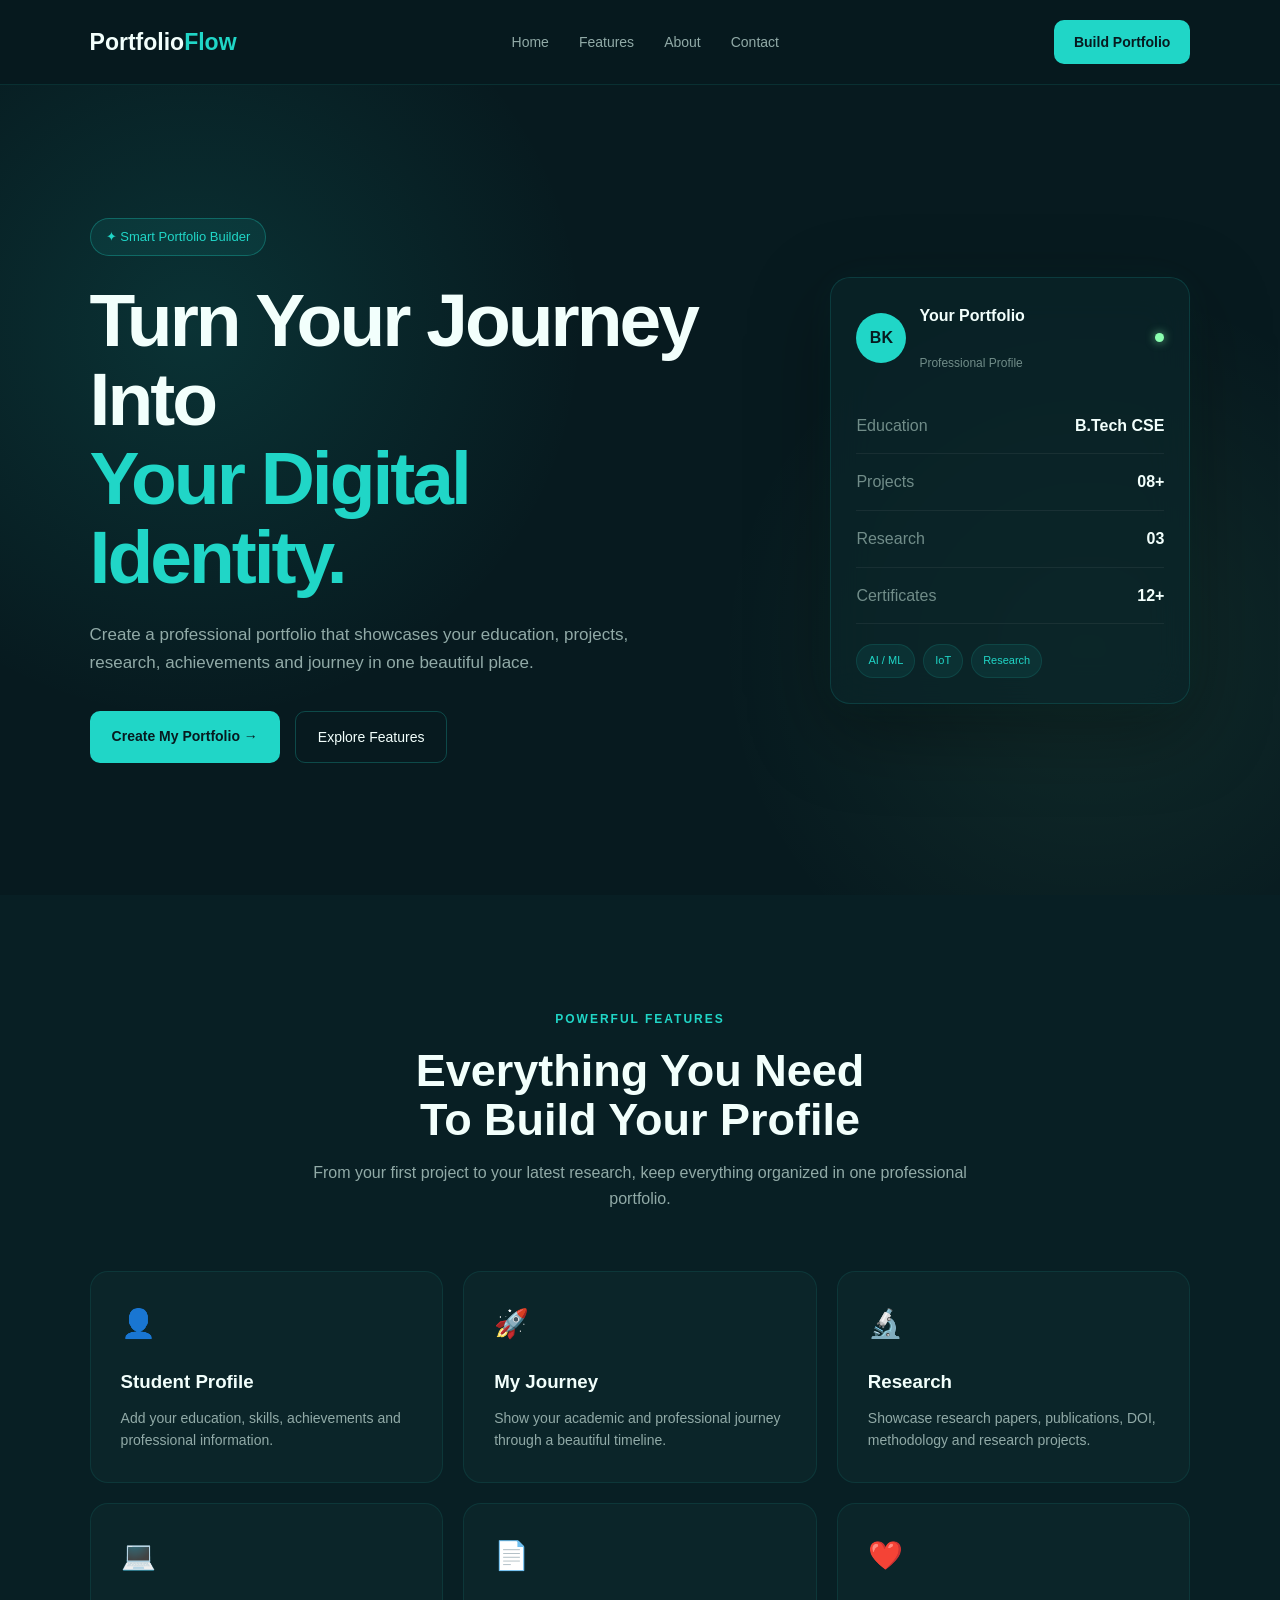
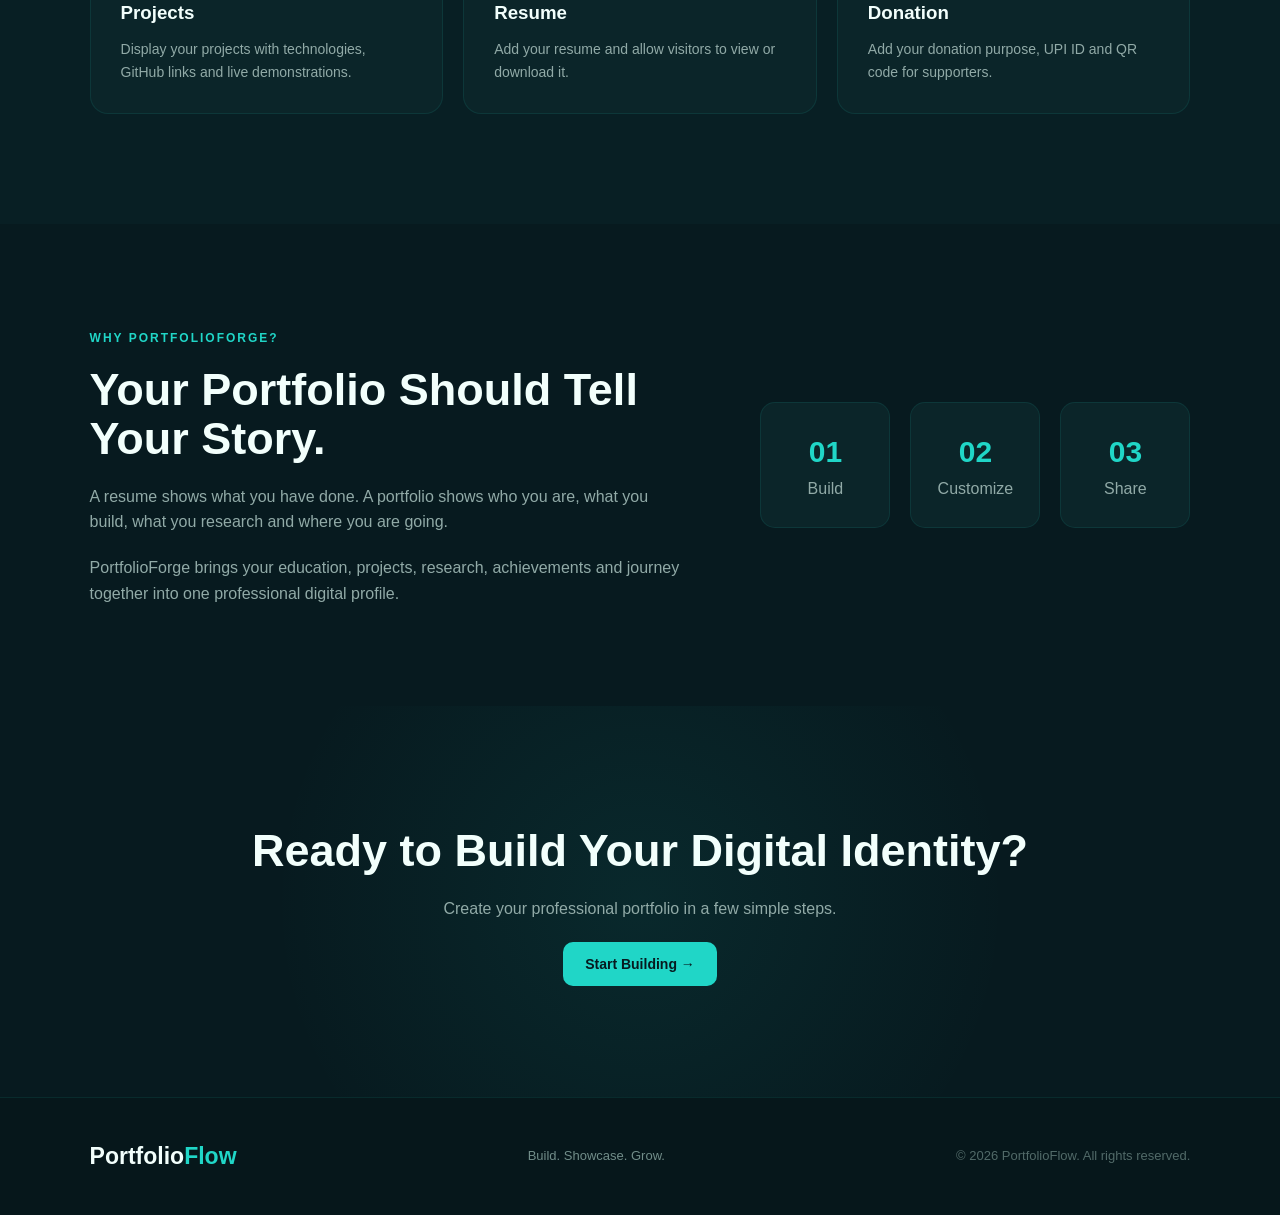
<file: index.html>
<!DOCTYPE html>
<html lang="en">
<head>
    <meta charset="UTF-8">
    <meta name="viewport" content="width=device-width, initial-scale=1.0">

    <title>PortfolioFlow | Build Your Portfolio</title>

    <link rel="stylesheet" href="css/style.css">
</head>

<body>

    <!-- NAVBAR -->
    <header class="navbar">
        <div class="logo">
            Portfolio<span>Flow</span>
        </div>

        <nav>
            <a href="#home">Home</a>
            <a href="#features">Features</a>
            <a href="#about">About</a>
            <a href="#contact">Contact</a>
        </nav>

        <a href="builder.html" class="nav-btn">
            Build Portfolio
        </a>
    </header>


    <!-- HERO SECTION -->
    <section class="hero" id="home">

        <div class="hero-content">

            <div class="badge">
                ✦ Smart Portfolio Builder
            </div>

            <h1>
                Turn Your Journey Into
                <span>Your Digital Identity.</span>
            </h1>

            <p>
                Create a professional portfolio that showcases your
                education, projects, research, achievements and journey
                in one beautiful place.
            </p>

            <div class="hero-buttons">
                <a href="builder.html" class="primary-btn">
                    Create My Portfolio →
                </a>

                <a href="#features" class="secondary-btn">
                    Explore Features
                </a>
            </div>

        </div>


        <!-- HERO CARD -->
        <div class="hero-card">

            <div class="card-top">
                <div class="profile-circle">
                    BK
                </div>

                <div>
                    <h3>Your Portfolio</h3>
                    <p>Professional Profile</p>
                </div>

                <span class="online-dot"></span>
            </div>


            <div class="preview-line">
                <span>Education</span>
                <strong>B.Tech CSE</strong>
            </div>

            <div class="preview-line">
                <span>Projects</span>
                <strong>08+</strong>
            </div>

            <div class="preview-line">
                <span>Research</span>
                <strong>03</strong>
            </div>

            <div class="preview-line">
                <span>Certificates</span>
                <strong>12+</strong>
            </div>

            <div class="preview-tags">
                <span>AI / ML</span>
                <span>IoT</span>
                <span>Research</span>
            </div>

        </div>

    </section>


    <!-- FEATURES -->
    <section class="features-section" id="features">

        <div class="section-heading">
            <span>POWERFUL FEATURES</span>

            <h2>
                Everything You Need
                <br>
                To Build Your Profile
            </h2>

            <p>
                From your first project to your latest research,
                keep everything organized in one professional portfolio.
            </p>
        </div>


        <div class="feature-grid">

            <div class="feature-card">
                <div class="feature-icon">👤</div>
                <h3>Student Profile</h3>
                <p>
                    Add your education, skills, achievements and
                    professional information.
                </p>
            </div>


            <div class="feature-card">
                <div class="feature-icon">🚀</div>
                <h3>My Journey</h3>
                <p>
                    Show your academic and professional journey
                    through a beautiful timeline.
                </p>
            </div>


            <div class="feature-card">
                <div class="feature-icon">🔬</div>
                <h3>Research</h3>
                <p>
                    Showcase research papers, publications,
                    DOI, methodology and research projects.
                </p>
            </div>


            <div class="feature-card">
                <div class="feature-icon">💻</div>
                <h3>Projects</h3>
                <p>
                    Display your projects with technologies,
                    GitHub links and live demonstrations.
                </p>
            </div>


            <div class="feature-card">
                <div class="feature-icon">📄</div>
                <h3>Resume</h3>
                <p>
                    Add your resume and allow visitors to
                    view or download it.
                </p>
            </div>


            <div class="feature-card">
                <div class="feature-icon">❤️</div>
                <h3>Donation</h3>
                <p>
                    Add your donation purpose, UPI ID and QR
                    code for supporters.
                </p>
            </div>

        </div>

    </section>


    <!-- ABOUT -->
    <section class="about-section" id="about">

        <div class="about-content">

            <span>WHY PORTFOLIOFORGE?</span>

            <h2>
                Your Portfolio Should Tell
                Your Story.
            </h2>

            <p>
                A resume shows what you have done.
                A portfolio shows who you are, what you build,
                what you research and where you are going.
            </p>

            <p>
                PortfolioForge brings your education, projects,
                research, achievements and journey together
                into one professional digital profile.
            </p>

        </div>

        <div class="about-stats">

            <div>
                <strong>01</strong>
                <span>Build</span>
            </div>

            <div>
                <strong>02</strong>
                <span>Customize</span>
            </div>

            <div>
                <strong>03</strong>
                <span>Share</span>
            </div>

        </div>

    </section>


    <!-- CTA -->
    <section class="cta-section">

        <h2>
            Ready to Build Your
            Digital Identity?
        </h2>

        <p>
            Create your professional portfolio in a few simple steps.
        </p>

        <a href="builder.html" class="primary-btn">
            Start Building →
        </a>

    </section>


    <!-- FOOTER -->
    <footer id="contact">

        <div class="logo">
            Portfolio<span>Flow</span>
        </div>

        <p>
            Build. Showcase. Grow.
        </p>

        <p class="copyright">
            © 2026 PortfolioFlow. All rights reserved.
        </p>

    </footer>


    <script src="js/main.js"></script>

</body>
</html>
</file>
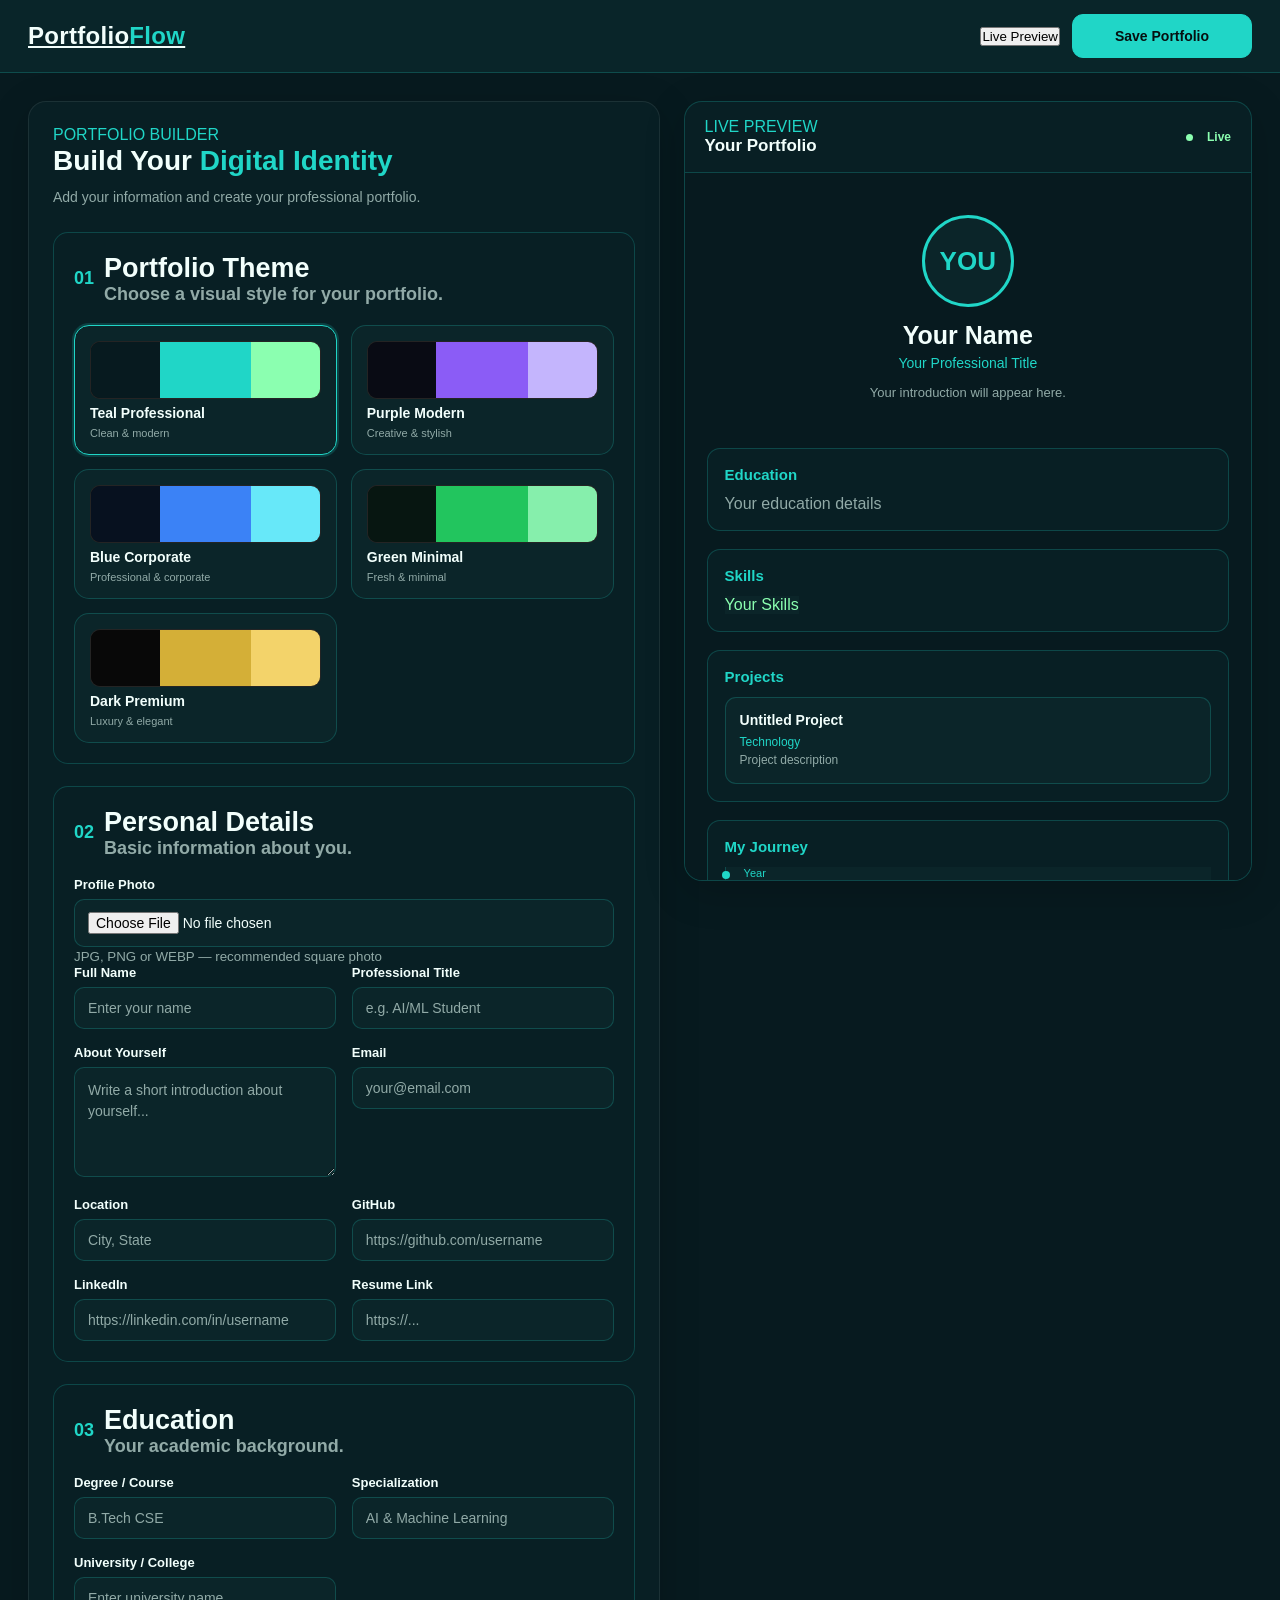
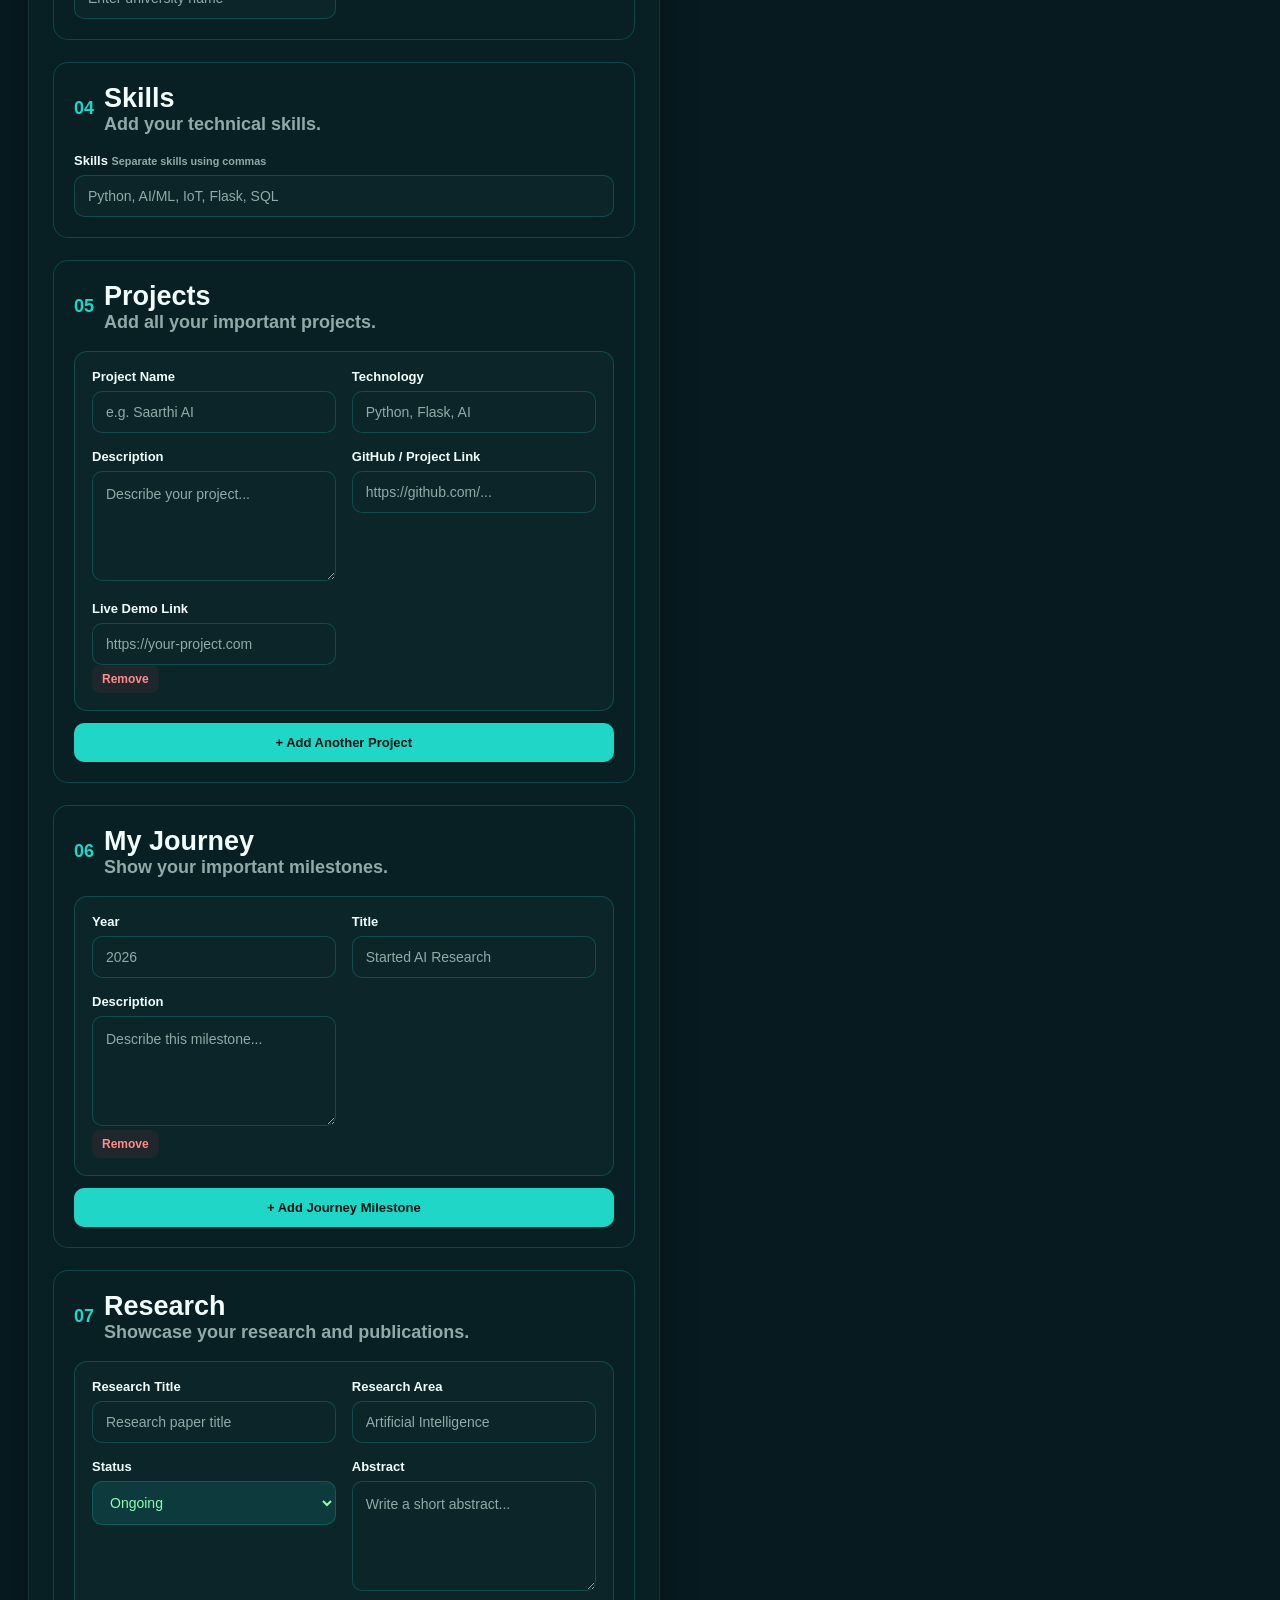
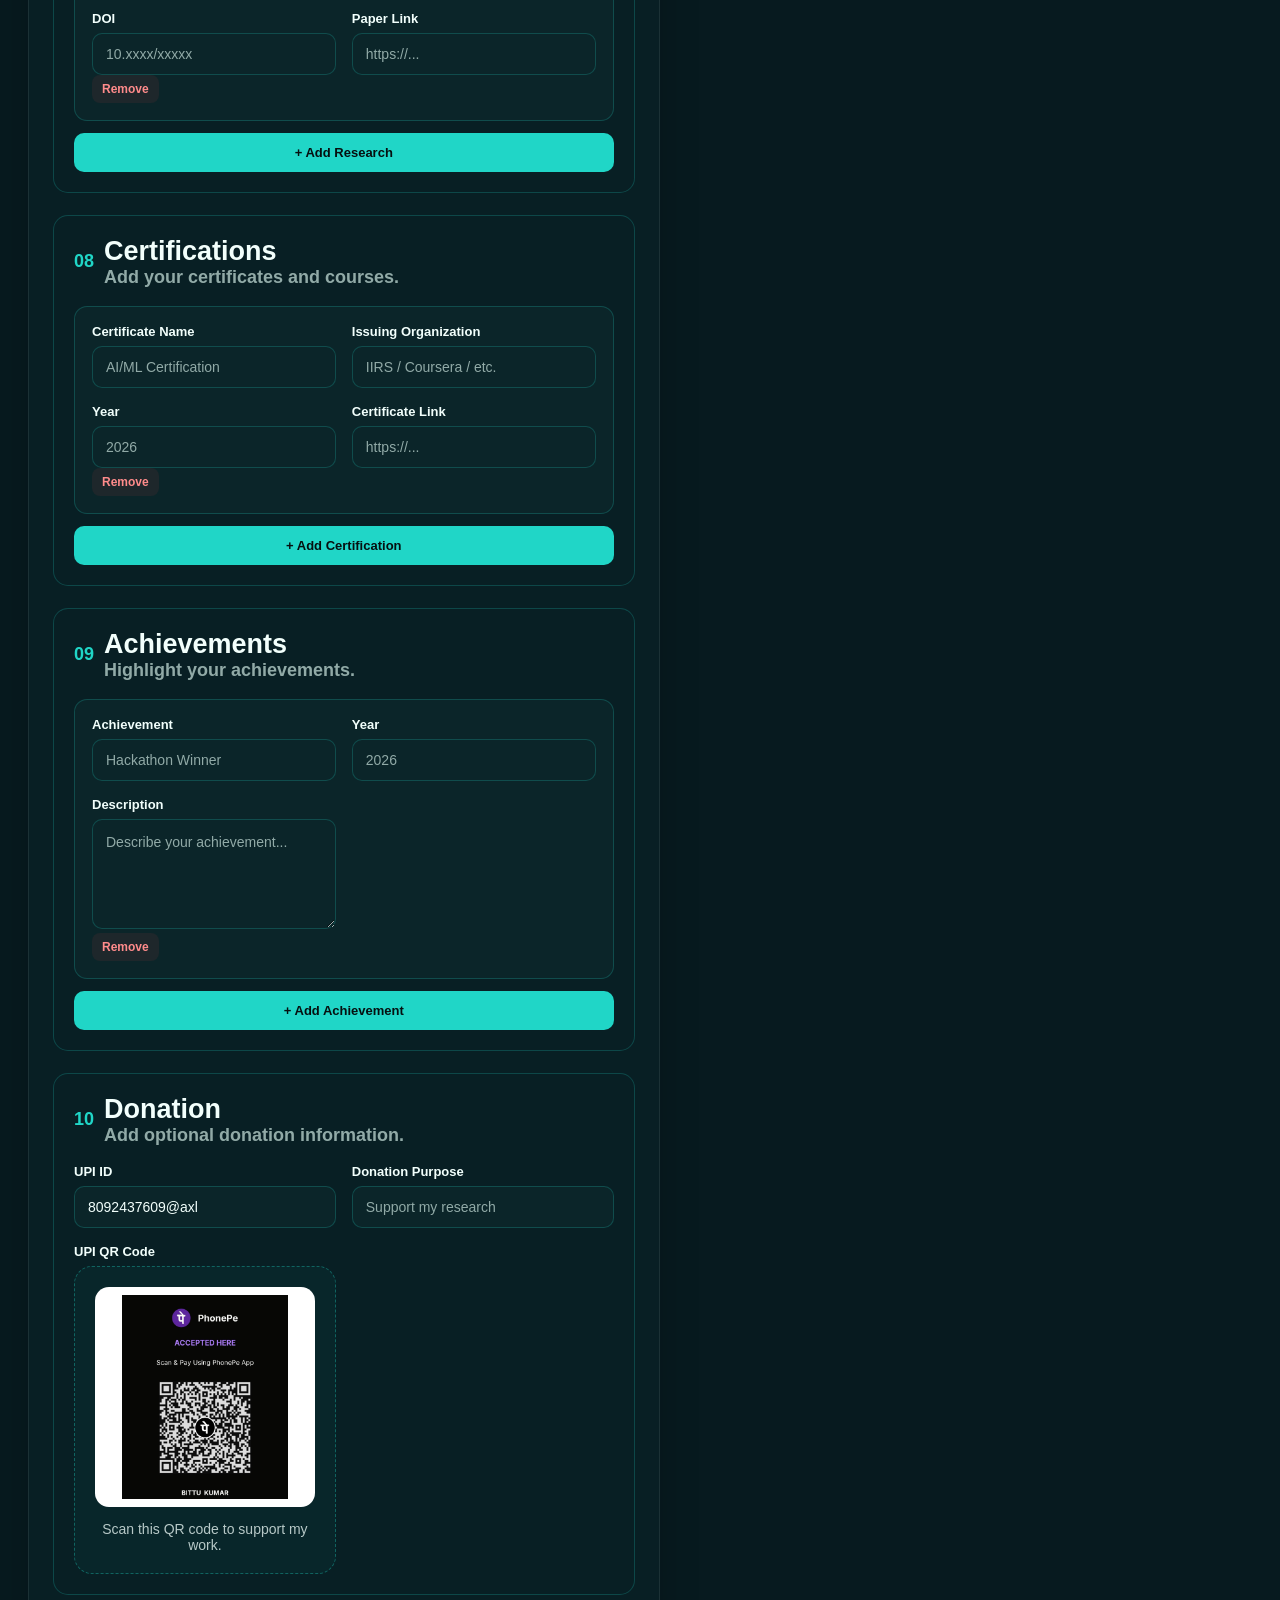
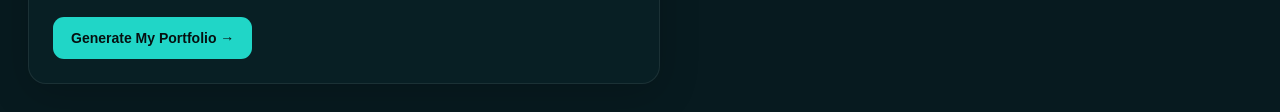
<file: builder.html>
<!DOCTYPE html>
<html lang="en">

<head>

    <meta charset="UTF-8">

    <meta
        name="viewport"
        content="width=device-width, initial-scale=1.0"
    >

    <title>
        PortfolioFlow | Build Portfolio
    </title>

    <link
        rel="stylesheet"
        href="css/builder.css"
    >

    <link
        rel="stylesheet"
        href="css/themes.css"
    >

</head>


<body class="theme-teal">


<!-- ========================================
     HEADER
======================================== -->

<header class="builder-header">

    <a
        href="index.html"
        class="logo"
    >
        Portfolio<span>Flow</span>
    </a>


    <div class="header-actions">

        <button id="previewBtn">
            Live Preview
        </button>

        <button
            class="save-btn"
            id="saveBtn"
        >
            Save Portfolio
        </button>

    </div>

</header>



<!-- ========================================
     BUILDER
======================================== -->

<main class="builder-container">


<!-- ========================================
     LEFT PANEL
======================================== -->

<section class="builder-panel">


    <!-- TITLE -->

    <div class="builder-title">

        <span>
            PORTFOLIO BUILDER
        </span>

        <h1>
            Build Your
            <strong>Digital Identity</strong>
        </h1>

        <p>
            Add your information and create your
            professional portfolio.
        </p>

    </div>



    <!-- ====================================
         THEME SELECTOR
    ===================================== -->

    <div class="form-section theme-section">

        <div class="section-title">

            <span>
                01
            </span>

            <div>

                <h2>
                    Portfolio Theme
                </h2>

                <p>
                    Choose a visual style for your portfolio.
                </p>

            </div>

        </div>


        <div class="theme-selector">


            <label class="theme-card theme-option-teal">

                <input
                    type="radio"
                    name="portfolioTheme"
                    value="teal"
                    checked
                >

                <span class="theme-preview">

                    <span></span>
                    <span></span>
                    <span></span>

                </span>

                <strong>
                    Teal Professional
                </strong>

                <small>
                    Clean & modern
                </small>

            </label>



            <label class="theme-card theme-option-purple">

                <input
                    type="radio"
                    name="portfolioTheme"
                    value="purple"
                >

                <span class="theme-preview">

                    <span></span>
                    <span></span>
                    <span></span>

                </span>

                <strong>
                    Purple Modern
                </strong>

                <small>
                    Creative & stylish
                </small>

            </label>



            <label class="theme-card theme-option-blue">

                <input
                    type="radio"
                    name="portfolioTheme"
                    value="blue"
                >

                <span class="theme-preview">

                    <span></span>
                    <span></span>
                    <span></span>

                </span>

                <strong>
                    Blue Corporate
                </strong>

                <small>
                    Professional & corporate
                </small>

            </label>



            <label class="theme-card theme-option-green">

                <input
                    type="radio"
                    name="portfolioTheme"
                    value="green"
                >

                <span class="theme-preview">

                    <span></span>
                    <span></span>
                    <span></span>

                </span>

                <strong>
                    Green Minimal
                </strong>

                <small>
                    Fresh & minimal
                </small>

            </label>



            <label class="theme-card theme-option-premium">

                <input
                    type="radio"
                    name="portfolioTheme"
                    value="premium"
                >

                <span class="theme-preview">

                    <span></span>
                    <span></span>
                    <span></span>

                </span>

                <strong>
                    Dark Premium
                </strong>

                <small>
                    Luxury & elegant
                </small>

            </label>

        </div>

    </div>



    <!-- ====================================
         PERSONAL DETAILS
    ===================================== -->

    <div class="form-section">

        <div class="section-title">

            <span>
                02
            </span>

            <div>

                <h2>
                    Personal Details
                </h2>

                <p>
                    Basic information about you.
                </p>

            </div>

        </div>


        <div class="input-group full">

            <label>
                Profile Photo
            </label>

            <input
                type="file"
                id="profilePhoto"
                accept="image/*"
            >

            <small>
                JPG, PNG or WEBP — recommended square photo
            </small>

        </div>


        <div class="form-grid">


            <div class="input-group">

                <label>
                    Full Name
                </label>

                <input
                    type="text"
                    id="name"
                    placeholder="Enter your name"
                >

            </div>



            <div class="input-group">

                <label>
                    Professional Title
                </label>

                <input
                    type="text"
                    id="title"
                    placeholder="e.g. AI/ML Student"
                >

            </div>



            <div class="input-group full">

                <label>
                    About Yourself
                </label>

                <textarea
                    id="about"
                    placeholder="Write a short introduction about yourself..."
                ></textarea>

            </div>



            <div class="input-group">

                <label>
                    Email
                </label>

                <input
                    type="email"
                    id="email"
                    placeholder="your@email.com"
                >

            </div>



            <div class="input-group">

                <label>
                    Location
                </label>

                <input
                    type="text"
                    id="location"
                    placeholder="City, State"
                >

            </div>


            <div class="input-group">

                <label>
                    GitHub
                </label>

                <input
                    type="url"
                    id="github"
                    placeholder="https://github.com/username"
                >

            </div>


            <div class="input-group">

                <label>
                    LinkedIn
                </label>

                <input
                    type="url"
                    id="linkedin"
                    placeholder="https://linkedin.com/in/username"
                >

            </div>


            <div class="input-group full">

                <label>
                    Resume Link
                </label>

                <input
                    type="url"
                    id="resumeLink"
                    placeholder="https://..."
                >

            </div>

        </div>

    </div>



    <!-- ====================================
         EDUCATION
    ===================================== -->

    <div class="form-section">

        <div class="section-title">

            <span>
                03
            </span>

            <div>

                <h2>
                    Education
                </h2>

                <p>
                    Your academic background.
                </p>

            </div>

        </div>


        <div class="form-grid">


            <div class="input-group">

                <label>
                    Degree / Course
                </label>

                <input
                    type="text"
                    id="degree"
                    placeholder="B.Tech CSE"
                >

            </div>



            <div class="input-group">

                <label>
                    Specialization
                </label>

                <input
                    type="text"
                    id="specialization"
                    placeholder="AI & Machine Learning"
                >

            </div>



            <div class="input-group full">

                <label>
                    University / College
                </label>

                <input
                    type="text"
                    id="college"
                    placeholder="Enter university name"
                >

            </div>

        </div>

    </div>



    <!-- ====================================
         SKILLS
    ===================================== -->

    <div class="form-section">

        <div class="section-title">

            <span>
                04
            </span>

            <div>

                <h2>
                    Skills
                </h2>

                <p>
                    Add your technical skills.
                </p>

            </div>

        </div>


        <div class="input-group">

            <label>

                Skills

                <small>
                    Separate skills using commas
                </small>

            </label>

            <input
                type="text"
                id="skills"
                placeholder="Python, AI/ML, IoT, Flask, SQL"
            >

        </div>

    </div>



    <!-- ====================================
         PROJECTS
    ===================================== -->

    <div class="form-section">

        <div class="section-title">

            <span>
                05
            </span>

            <div>

                <h2>
                    Projects
                </h2>

                <p>
                    Add all your important projects.
                </p>

            </div>

        </div>


        <div id="projectsContainer">

            <div class="dynamic-card">

                <div class="form-grid">


                    <div class="input-group">

                        <label>
                            Project Name
                        </label>

                        <input
                            type="text"
                            class="project-name"
                            placeholder="e.g. Saarthi AI"
                        >

                    </div>



                    <div class="input-group">

                        <label>
                            Technology
                        </label>

                        <input
                            type="text"
                            class="project-tech"
                            placeholder="Python, Flask, AI"
                        >

                    </div>



                    <div class="input-group full">

                        <label>
                            Description
                        </label>

                        <textarea
                            class="project-description"
                            placeholder="Describe your project..."
                        ></textarea>

                    </div>



                    <div class="input-group">

                        <label>
                            GitHub / Project Link
                        </label>

                        <input
                            type="url"
                            class="project-link"
                            placeholder="https://github.com/..."
                        >

                    </div>



                    <div class="input-group">

                        <label>
                            Live Demo Link
                        </label>

                        <input
                            type="url"
                            class="project-demo"
                            placeholder="https://your-project.com"
                        >

                    </div>

                </div>


                <button
                    type="button"
                    class="remove-btn"
                    onclick="removeItem(this)"
                >
                    Remove
                </button>

            </div>

        </div>


        <button
            type="button"
            class="add-btn"
            onclick="addProject()"
        >
            + Add Another Project
        </button>

    </div>



    <!-- ====================================
         JOURNEY
    ===================================== -->

    <div class="form-section">

        <div class="section-title">

            <span>
                06
            </span>

            <div>

                <h2>
                    My Journey
                </h2>

                <p>
                    Show your important milestones.
                </p>

            </div>

        </div>


        <div id="journeyContainer">

            <div class="dynamic-card">

                <div class="form-grid">


                    <div class="input-group">

                        <label>
                            Year
                        </label>

                        <input
                            type="text"
                            class="journey-year"
                            placeholder="2026"
                        >

                    </div>



                    <div class="input-group">

                        <label>
                            Title
                        </label>

                        <input
                            type="text"
                            class="journey-title"
                            placeholder="Started AI Research"
                        >

                    </div>



                    <div class="input-group full">

                        <label>
                            Description
                        </label>

                        <textarea
                            class="journey-description"
                            placeholder="Describe this milestone..."
                        ></textarea>

                    </div>

                </div>


                <button
                    type="button"
                    class="remove-btn"
                    onclick="removeItem(this)"
                >
                    Remove
                </button>

            </div>

        </div>


        <button
            type="button"
            class="add-btn"
            onclick="addJourney()"
        >
            + Add Journey Milestone
        </button>

    </div>



    <!-- ====================================
         RESEARCH
    ===================================== -->

    <div class="form-section">

        <div class="section-title">

            <span>
                07
            </span>

            <div>

                <h2>
                    Research
                </h2>

                <p>
                    Showcase your research and publications.
                </p>

            </div>

        </div>


        <div id="researchContainer">

            <div class="dynamic-card">

                <div class="form-grid">


                    <div class="input-group full">

                        <label>
                            Research Title
                        </label>

                        <input
                            type="text"
                            class="research-title"
                            placeholder="Research paper title"
                        >

                    </div>



                    <div class="input-group">

                        <label>
                            Research Area
                        </label>

                        <input
                            type="text"
                            class="research-area"
                            placeholder="Artificial Intelligence"
                        >

                    </div>



                    <div class="input-group">

                        <label>
                            Status
                        </label>

                        <select class="research-status">

                            <option>
                                Ongoing
                            </option>

                            <option>
                                Completed
                            </option>

                            <option>
                                Published
                            </option>

                        </select>

                    </div>



                    <div class="input-group full">

                        <label>
                            Abstract
                        </label>

                        <textarea
                            class="research-abstract"
                            placeholder="Write a short abstract..."
                        ></textarea>

                    </div>



                    <div class="input-group">

                        <label>
                            DOI
                        </label>

                        <input
                            type="text"
                            class="research-doi"
                            placeholder="10.xxxx/xxxxx"
                        >

                    </div>



                    <div class="input-group">

                        <label>
                            Paper Link
                        </label>

                        <input
                            type="url"
                            class="research-link"
                            placeholder="https://..."
                        >

                    </div>

                </div>


                <button
                    type="button"
                    class="remove-btn"
                    onclick="removeItem(this)"
                >
                    Remove
                </button>

            </div>

        </div>


        <button
            type="button"
            class="add-btn"
            onclick="addResearch()"
        >
            + Add Research
        </button>

    </div>



    <!-- ====================================
         CERTIFICATIONS
    ===================================== -->

    <div class="form-section">

        <div class="section-title">

            <span>
                08
            </span>

            <div>

                <h2>
                    Certifications
                </h2>

                <p>
                    Add your certificates and courses.
                </p>

            </div>

        </div>


        <div id="certificationsContainer">

            <div class="dynamic-card">

                <div class="form-grid">


                    <div class="input-group">

                        <label>
                            Certificate Name
                        </label>

                        <input
                            type="text"
                            class="certificate-name"
                            placeholder="AI/ML Certification"
                        >

                    </div>



                    <div class="input-group">

                        <label>
                            Issuing Organization
                        </label>

                        <input
                            type="text"
                            class="certificate-org"
                            placeholder="IIRS / Coursera / etc."
                        >

                    </div>



                    <div class="input-group">

                        <label>
                            Year
                        </label>

                        <input
                            type="text"
                            class="certificate-year"
                            placeholder="2026"
                        >

                    </div>



                    <div class="input-group">

                        <label>
                            Certificate Link
                        </label>

                        <input
                            type="url"
                            class="certificate-link"
                            placeholder="https://..."
                        >

                    </div>

                </div>


                <button
                    type="button"
                    class="remove-btn"
                    onclick="removeItem(this)"
                >
                    Remove
                </button>

            </div>

        </div>


        <button
            type="button"
            class="add-btn"
            onclick="addCertification()"
        >
            + Add Certification
        </button>

    </div>



    <!-- ====================================
         ACHIEVEMENTS
    ===================================== -->

    <div class="form-section">

        <div class="section-title">

            <span>
                09
            </span>

            <div>

                <h2>
                    Achievements
                </h2>

                <p>
                    Highlight your achievements.
                </p>

            </div>

        </div>


        <div id="achievementsContainer">

            <div class="dynamic-card">

                <div class="form-grid">


                    <div class="input-group">

                        <label>
                            Achievement
                        </label>

                        <input
                            type="text"
                            class="achievement-title"
                            placeholder="Hackathon Winner"
                        >

                    </div>



                    <div class="input-group">

                        <label>
                            Year
                        </label>

                        <input
                            type="text"
                            class="achievement-year"
                            placeholder="2026"
                        >

                    </div>



                    <div class="input-group full">

                        <label>
                            Description
                        </label>

                        <textarea
                            class="achievement-description"
                            placeholder="Describe your achievement..."
                        ></textarea>

                    </div>

                </div>


                <button
                    type="button"
                    class="remove-btn"
                    onclick="removeItem(this)"
                >
                    Remove
                </button>

            </div>

        </div>


        <button
            type="button"
            class="add-btn"
            onclick="addAchievement()"
        >
            + Add Achievement
        </button>

    </div>



    <!-- ====================================
         DONATION
    ===================================== -->

    <div class="form-section">

        <div class="section-title">

            <span>
                10
            </span>

            <div>

                <h2>
                    Donation
                </h2>

                <p>
                    Add optional donation information.
                </p>

            </div>

        </div>


        <div class="form-grid">


            <!-- UPI ID -->

            <div class="input-group">

                <label>
                    UPI ID
                </label>

                <input
                    type="text"
                    id="upi"
                    value="8092437609@axl"
                    readonly
                >

            </div>



            <!-- DONATION PURPOSE -->

            <div class="input-group">

                <label>
                    Donation Purpose
                </label>

                <input
                    type="text"
                    id="donationPurpose"
                    placeholder="Support my research"
                >

            </div>



            <!-- ACTUAL PHONEPE QR -->

            <div class="input-group full">

                <label>
                    UPI QR Code
                </label>


                <div
                    class="qr-upload-box"
                >

                    <img
                        src="assets/phonepe-qr.jpeg"
                        alt="Bittu Kumar PhonePe QR Code"
                        class="upi-qr-preview"
                    >


                    <p class="qr-upload-text">
                        Scan this QR code to support my work.
                    </p>

                </div>

            </div>

        </div>

    </div>



    <!-- ====================================
         GENERATE
    ===================================== -->

    <button
        class="generate-btn"
        id="generateBtn"
        type="button"
    >
        Generate My Portfolio →
    </button>


</section>



<!-- ========================================
     RIGHT PREVIEW
======================================== -->

<section class="preview-panel">


    <div class="preview-header">

        <div>

            <span>
                LIVE PREVIEW
            </span>

            <h2>
                Your Portfolio
            </h2>

        </div>


        <div class="live-indicator">

            <i></i>

            Live

        </div>

    </div>



    <div
        class="portfolio-preview"
        id="portfolioPreview"
    >


        <!-- PROFILE -->

        <div class="preview-profile">

            <div
                class="preview-avatar"
                id="previewAvatar"
            >
                YOU
            </div>


            <h1 id="previewName">
                Your Name
            </h1>


            <p id="previewTitle">
                Your Professional Title
            </p>


            <p id="previewAbout">
                Your introduction will appear here.
            </p>

        </div>



        <!-- EDUCATION -->

        <div class="preview-block">

            <h3>
                Education
            </h3>

            <p id="previewEducation">
                Your education details
            </p>

        </div>



        <!-- SKILLS -->

        <div class="preview-block">

            <h3>
                Skills
            </h3>

            <div
                class="preview-skills"
                id="previewSkills"
            >

                <span>
                    Your Skills
                </span>

            </div>

        </div>



        <!-- PROJECTS -->

        <div class="preview-block">

            <h3>
                Projects
            </h3>

            <div id="previewProjects">

                <div class="empty-preview">
                    Your projects will appear here.
                </div>

            </div>

        </div>



        <!-- JOURNEY -->

        <div class="preview-block">

            <h3>
                My Journey
            </h3>

            <div id="previewJourney">

                <div class="empty-preview">
                    Your journey will appear here.
                </div>

            </div>

        </div>



        <!-- RESEARCH -->

        <div class="preview-block">

            <h3>
                Research
            </h3>

            <div id="previewResearchList">

                <div class="empty-preview">
                    Your research will appear here.
                </div>

            </div>

        </div>



        <!-- CERTIFICATES -->

        <div class="preview-block">

            <h3>
                Certifications
            </h3>

            <div id="previewCertificates">

                <div class="empty-preview">
                    Your certificates will appear here.
                </div>

            </div>

        </div>



        <!-- ACHIEVEMENTS -->

        <div class="preview-block">

            <h3>
                Achievements
            </h3>

            <div id="previewAchievements">

                <div class="empty-preview">
                    Your achievements will appear here.
                </div>

            </div>

        </div>



        <!-- SOCIAL -->

        <div class="preview-block">

            <h3>
                Connect
            </h3>

            <div
                id="previewSocials"
                class="preview-socials"
            ></div>

        </div>


    </div>

</section>

</main>



<!-- ========================================
     BUILDER JS
======================================== -->

<script src="js/builder.js?v=7"></script>


<!-- ========================================
     THEME SYSTEM
======================================== -->

<script src="js/themes.js?v=1"></script>


</body>

</html>
</file>
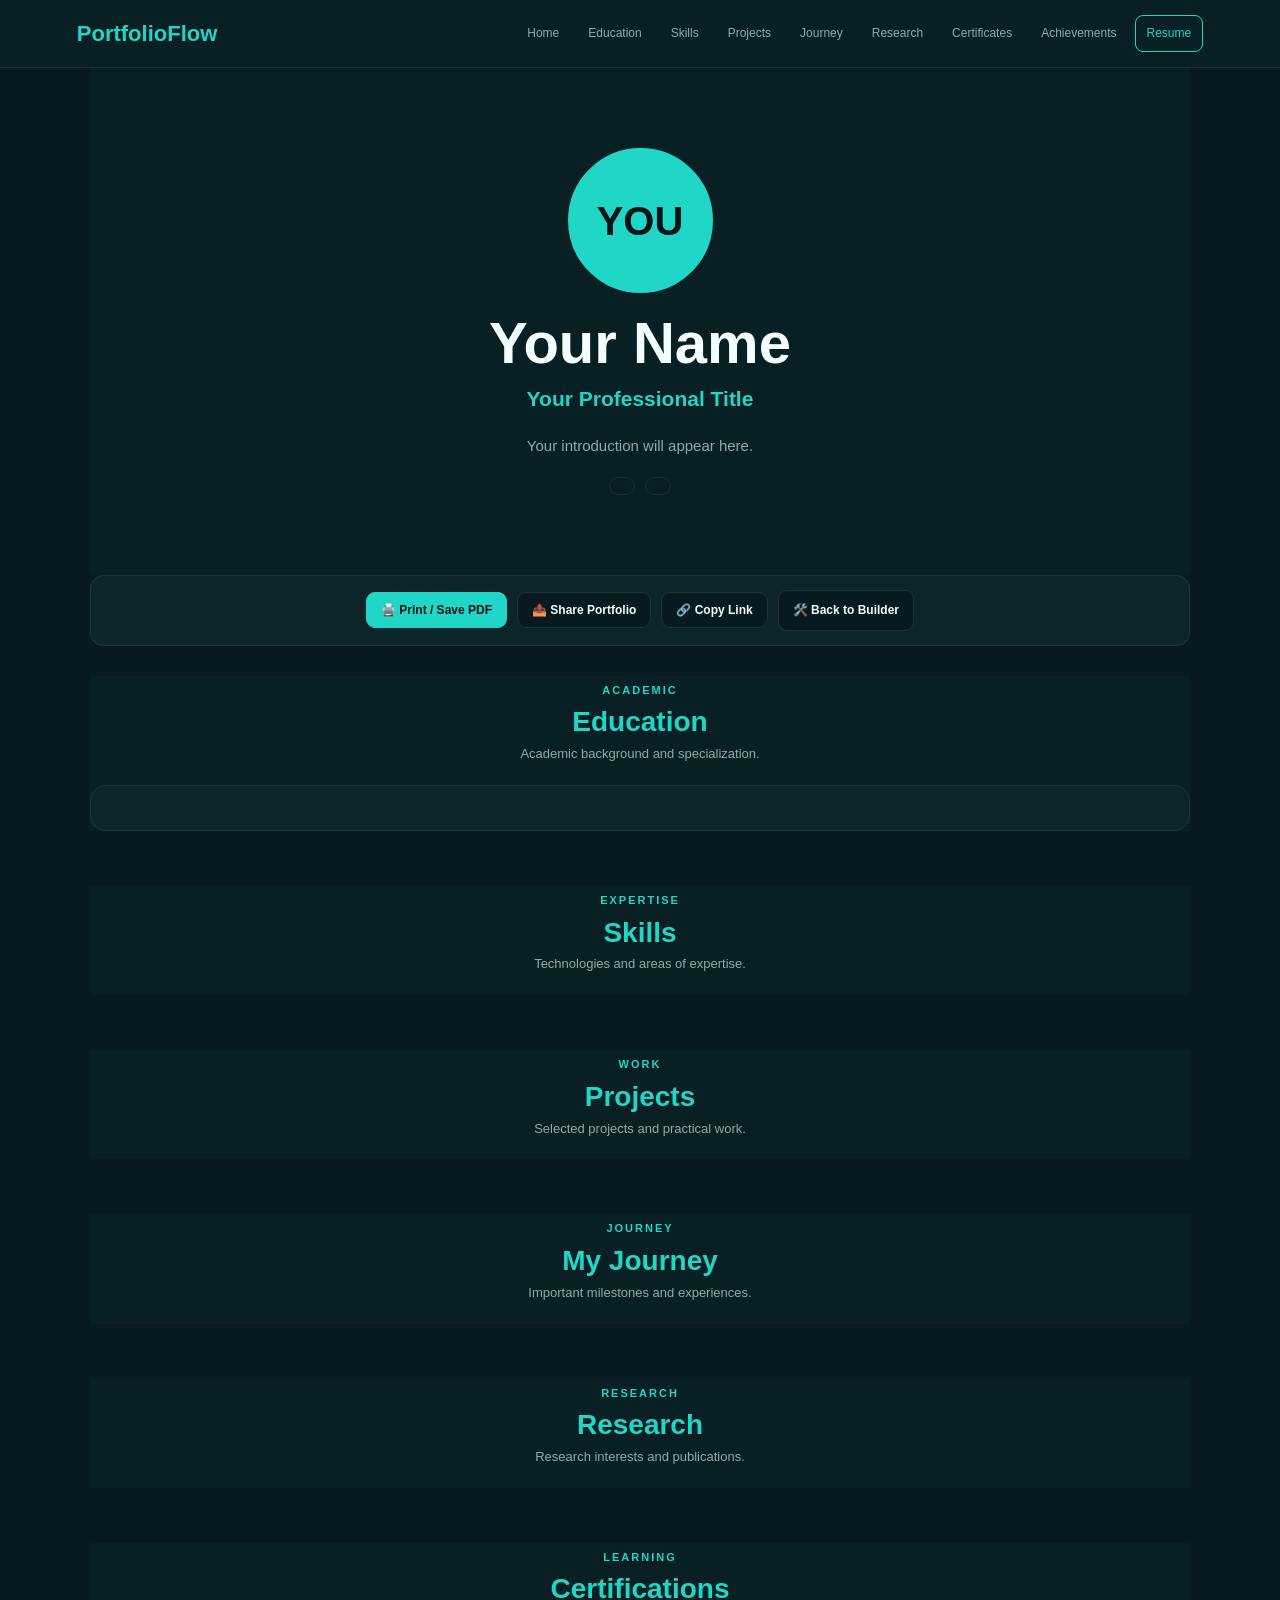
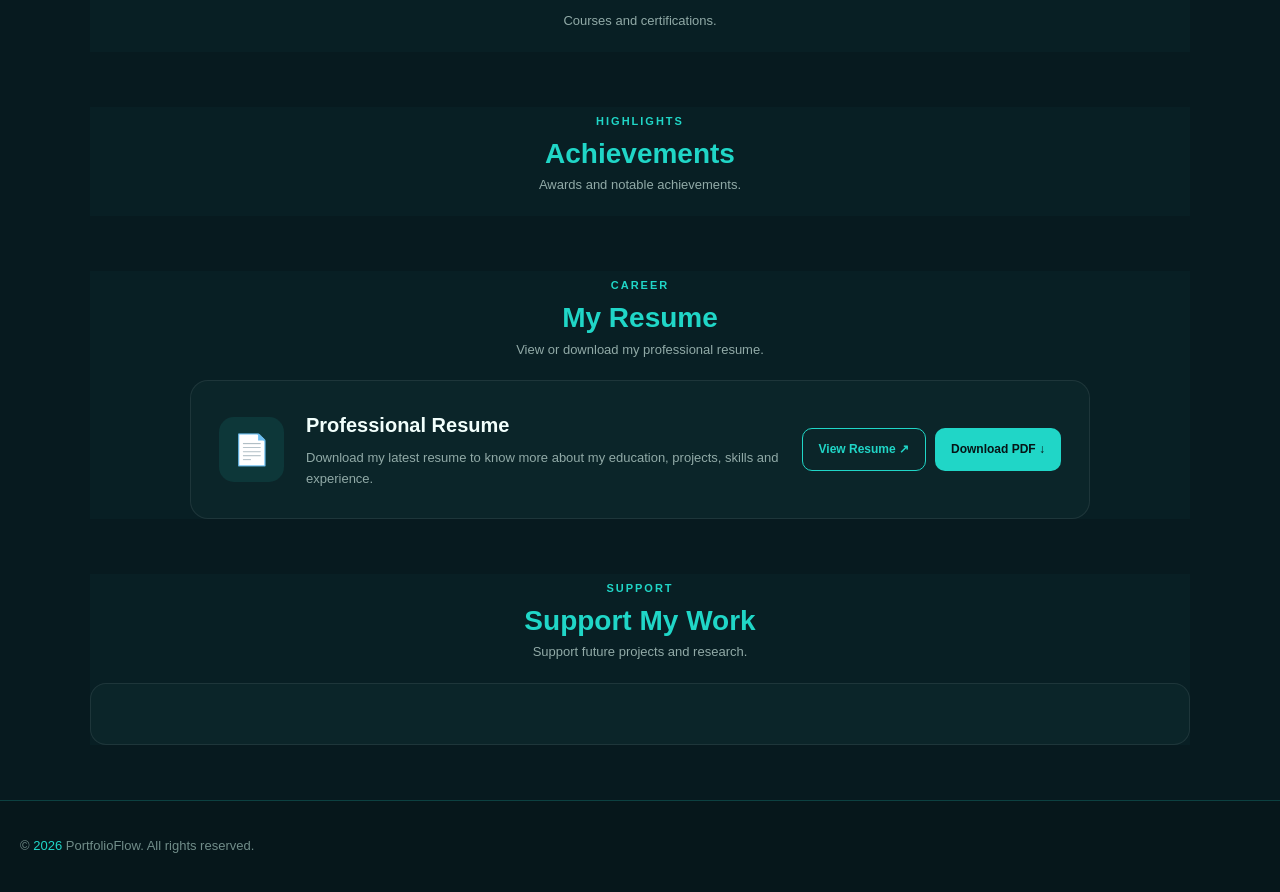
<file: portfolio.html>
<!DOCTYPE html>
<html lang="en">
<head>
    <meta charset="UTF-8">
    <meta name="viewport" content="width=device-width, initial-scale=1.0">

    <title>PortfolioFlow | Portfolio</title>

    <link rel="stylesheet" href="css/style.css">
    <link rel="stylesheet" href="css/themes.css">

    <style>

        /* =====================================================
           PORTFOLIOFLOW - PORTFOLIO PAGE
           ===================================================== */

        * {
            box-sizing: border-box;
        }

        html {
            scroll-behavior: smooth;
        }

        body {
            margin: 0;
            font-family: Arial, Helvetica, sans-serif;
            background: var(--pf-bg, #0B0F14);
            color: var(--pf-text, #F2FFFC);
        }

        a {
            color: inherit;
        }

        button {
            font-family: inherit;
        }

        /* =====================================================
           NAVBAR
           ===================================================== */

        .portfolio-nav {
            position: sticky;
            top: 0;
            z-index: 1000;

            width: 100%;

            display: flex;
            align-items: center;
            justify-content: space-between;

            gap: 20px;

            padding: 15px 6%;

            background: var(--pf-surface, #081F24);

            border-bottom: 1px solid
                var(--pf-border, rgba(255,255,255,0.08));

            backdrop-filter: blur(14px);
        }

        .nav-logo {
            font-size: 22px;
            font-weight: 800;

            color: var(--pf-primary, #20D6C7);

            white-space: nowrap;
        }

        .nav-links {
            display: flex;
            align-items: center;
            justify-content: flex-end;

            gap: 7px;

            flex-wrap: wrap;
        }

        .nav-links a {
            text-decoration: none;

            padding: 8px 11px;

            border-radius: 8px;

            color: var(--pf-muted, #91AAA7);

            font-size: 12px;

            transition: 0.2s ease;
        }

        .nav-links a:hover {
            color: var(--pf-primary, #20D6C7);

            background: rgba(32,214,199,0.08);
        }

        .nav-resume {
            border: 1px solid
                var(--pf-primary, #20D6C7);

            color: var(--pf-primary, #20D6C7) !important;
        }

        /* =====================================================
           HERO
           ===================================================== */

        .portfolio-hero {
            width: min(1100px, 92%);

            margin: 0 auto;

            padding: 80px 20px 60px;

            display: flex;
            align-items: center;
            justify-content: center;

            text-align: center;
        }

        .hero-inner {
            width: 100%;
        }

        .portfolio-photo {
            width: 145px;
            height: 145px;

            margin: 0 auto 20px;

            border-radius: 50%;

            overflow: hidden;

            border: 3px solid
                var(--pf-primary, #20D6C7);

            background:
                var(--pf-primary, #20D6C7);

            display: flex;
            align-items: center;
            justify-content: center;

            font-size: 40px;
            font-weight: 800;

            color: #061416;
        }

        .portfolio-photo img {
            width: 100%;
            height: 100%;

            object-fit: cover;
        }

        #portfolioName {
            margin: 0 0 8px;

            font-size: clamp(32px, 6vw, 58px);

            line-height: 1.05;
        }

        #portfolioTitle {
            margin: 0 0 16px;

            color:
                var(--pf-primary, #20D6C7);

            font-size:
                clamp(16px, 2vw, 21px);
        }

        #portfolioAbout {
            max-width: 750px;

            margin: 0 auto;

            color:
                var(--pf-muted, #91AAA7);

            font-size: 15px;

            line-height: 1.8;
        }

        .hero-contact {
            margin-top: 18px;

            display: flex;

            align-items: center;
            justify-content: center;

            gap: 10px;

            flex-wrap: wrap;
        }

        .contact-item {
            padding: 8px 12px;

            border:
                1px solid
                var(--pf-border, rgba(255,255,255,0.08));

            border-radius: 9px;

            color:
                var(--pf-muted, #91AAA7);

            font-size: 12px;
        }

        /* =====================================================
           SOCIAL LINKS
           ===================================================== */

        #portfolioSocials {
            margin-top: 20px;

            display: flex;

            justify-content: center;

            gap: 9px;

            flex-wrap: wrap;
        }

        #portfolioSocials a {
            padding: 9px 13px;

            border-radius: 9px;

            border:
                1px solid
                var(--pf-border, rgba(255,255,255,0.08));

            text-decoration: none;

            font-size: 12px;

            background:
                var(--pf-card, #0B2529);

            transition: 0.2s ease;
        }

        #portfolioSocials a:hover {
            border-color:
                var(--pf-primary, #20D6C7);

            transform: translateY(-2px);
        }

        /* =====================================================
           PORTFOLIO ACTIONS
           ===================================================== */

        .portfolio-actions {
            width: min(1100px, 92%);

            margin: 0 auto 30px;

            padding: 14px;

            display: flex;

            justify-content: center;

            align-items: center;

            gap: 10px;

            flex-wrap: wrap;

            background:
                var(--pf-card, #0B2529);

            border:
                1px solid
                var(--pf-border, rgba(255,255,255,0.08));

            border-radius: 14px;
        }

        .portfolio-action-btn {
            border: 1px solid
                var(--pf-border, rgba(255,255,255,0.1));

            background:
                var(--pf-bg, #071A1F);

            color:
                var(--pf-text, #F2FFFC);

            padding: 10px 14px;

            border-radius: 9px;

            font-size: 12px;

            font-weight: 700;

            cursor: pointer;

            text-decoration: none;

            transition: 0.2s ease;
        }

        .portfolio-action-btn:hover {
            border-color:
                var(--pf-primary, #20D6C7);

            color:
                var(--pf-primary, #20D6C7);

            transform: translateY(-2px);
        }

        .portfolio-action-primary {
            background:
                var(--pf-primary, #20D6C7);

            border-color:
                var(--pf-primary, #20D6C7);

            color: #061416;
        }

        .portfolio-action-primary:hover {
            color: #061416;
        }

        /* =====================================================
           SECTIONS
           ===================================================== */

        .portfolio-section {
            width: min(1100px, 92%);

            margin: 0 auto 55px;
        }

        .section-heading {
            margin-bottom: 20px;
        }

        .section-heading span {
            color:
                var(--pf-primary, #20D6C7);

            font-size: 11px;

            font-weight: 800;

            letter-spacing: 2px;
        }

        .section-heading h2 {
            margin: 6px 0;

            font-size: 28px;
        }

        .section-heading p {
            margin: 0;

            color:
                var(--pf-muted, #91AAA7);

            font-size: 13px;
        }

        .portfolio-card {
            padding: 22px;

            background:
                var(--pf-card, #0B2529);

            border:
                1px solid
                var(--pf-border, rgba(255,255,255,0.08));

            border-radius: 16px;
        }

        /* =====================================================
           SKILLS
           ===================================================== */

        .skills-grid {
            display: flex;

            flex-wrap: wrap;

            gap: 9px;
        }

        .skill-tag {
            padding: 8px 12px;

            border-radius: 20px;

            background:
                rgba(32,214,199,0.08);

            border:
                1px solid
                rgba(32,214,199,0.18);

            font-size: 12px;
        }

        /* =====================================================
           PROJECTS
           ===================================================== */

        .projects-grid {
            display: grid;

            grid-template-columns:
                repeat(2, minmax(0, 1fr));

            gap: 15px;
        }

        .project-card {
            padding: 20px;

            background:
                var(--pf-card, #0B2529);

            border:
                1px solid
                var(--pf-border, rgba(255,255,255,0.08));

            border-radius: 15px;
        }

        .project-card h3 {
            margin: 0 0 7px;

            font-size: 18px;
        }

        .project-tech {
            color:
                var(--pf-primary, #20D6C7);

            font-size: 11px;

            margin-bottom: 10px;
        }

        .project-card p {
            color:
                var(--pf-muted, #91AAA7);

            font-size: 13px;

            line-height: 1.6;
        }

        .project-actions {
            display: flex;

            flex-wrap: wrap;

            gap: 8px;

            margin-top: 14px;
        }

        .project-actions a {
            display: inline-flex;

            align-items: center;
            justify-content: center;

            padding: 8px 11px;

            border-radius: 8px;

            text-decoration: none;

            font-size: 11px;

            font-weight: 700;
        }

        .view-project {
            background:
                var(--pf-primary, #20D6C7);

            color: #061416;
        }

        .live-demo {
            border:
                1px solid
                var(--pf-primary, #20D6C7);

            color:
                var(--pf-primary, #20D6C7);
        }

        /* =====================================================
           JOURNEY
           ===================================================== */

        .journey-list {
            display: grid;

            gap: 12px;
        }

        .journey-item {
            padding: 17px;

            background:
                var(--pf-card, #0B2529);

            border-left:
                3px solid
                var(--pf-primary, #20D6C7);

            border-radius: 10px;
        }

        .journey-year {
            color:
                var(--pf-primary, #20D6C7);

            font-size: 11px;

            font-weight: 700;

            margin-bottom: 5px;
        }

        .journey-item h3 {
            margin: 0 0 6px;

            font-size: 16px;
        }

        .journey-item p {
            margin: 0;

            color:
                var(--pf-muted, #91AAA7);

            font-size: 12px;

            line-height: 1.6;
        }

        /* =====================================================
           RESEARCH / CERTIFICATION / ACHIEVEMENT
           ===================================================== */

        .research-list,
        .certificates-list,
        .achievements-list {
            display: grid;

            gap: 12px;
        }

        .research-card,
        .certificate-card,
        .achievement-card {
            padding: 18px;

            background:
                var(--pf-card, #0B2529);

            border:
                1px solid
                var(--pf-border, rgba(255,255,255,0.08));

            border-radius: 13px;
        }

        .research-card h3,
        .certificate-card h3,
        .achievement-card h3 {
            margin: 0 0 6px;

            font-size: 16px;
        }

        .meta {
            color:
                var(--pf-primary, #20D6C7);

            font-size: 11px;

            margin-bottom: 8px;
        }

        .research-card p,
        .certificate-card p,
        .achievement-card p {
            margin: 0;

            color:
                var(--pf-muted, #91AAA7);

            font-size: 12px;

            line-height: 1.6;
        }

        .card-link {
            display: inline-block;

            margin-top: 10px;

            color:
                var(--pf-primary, #20D6C7);

            font-size: 11px;

            font-weight: 700;

            text-decoration: none;
        }

        /* =====================================================
           RESUME
           ===================================================== */

        .resume-card {
            max-width: 900px;

            margin: 0 auto;

            padding: 28px;

            display: flex;

            align-items: center;

            gap: 22px;

            background:
                var(--pf-card, #0B2529);

            border:
                1px solid
                var(--pf-border, rgba(255,255,255,0.08));

            border-radius: 18px;
        }

        .resume-icon {
            width: 65px;
            height: 65px;

            flex-shrink: 0;

            display: flex;

            align-items: center;
            justify-content: center;

            border-radius: 15px;

            background:
                rgba(32,214,199,0.10);

            font-size: 30px;
        }

        .resume-content {
            flex: 1;
        }

        .resume-content h3 {
            margin: 0 0 7px;

            font-size: 20px;
        }

        .resume-content p {
            margin: 0;

            color:
                var(--pf-muted, #91AAA7);

            font-size: 13px;

            line-height: 1.6;
        }

        .resume-actions {
            display: flex;

            gap: 9px;

            flex-wrap: wrap;
        }

        .resume-btn {
            display: inline-flex;

            align-items: center;
            justify-content: center;

            padding: 11px 16px;

            border-radius: 10px;

            text-decoration: none;

            font-size: 12px;

            font-weight: 700;

            transition: 0.2s ease;
        }

        .resume-btn.primary {
            background:
                var(--pf-primary, #20D6C7);

            color: #061416;
        }

        .resume-btn.secondary {
            border:
                1px solid
                var(--pf-primary, #20D6C7);

            color:
                var(--pf-primary, #20D6C7);
        }

        .resume-btn:hover {
            transform: translateY(-2px);
        }

        /* =====================================================
           DONATION
           ===================================================== */

        .donation-card {
            text-align: center;

            padding: 30px;
        }

        .upi-value {
            display: inline-block;

            margin: 12px 0;

            padding: 10px 15px;

            border-radius: 9px;

            background:
                var(--pf-bg, #071A1F);

            border:
                1px solid
                var(--pf-border, rgba(255,255,255,0.08));

            color:
                var(--pf-primary, #20D6C7);

            font-weight: 700;
        }

        /* =====================================================
           FOOTER
           ===================================================== */

        .portfolio-footer {
            text-align: center;

            padding: 35px 20px;

            color:
                var(--pf-muted, #91AAA7);

            border-top:
                1px solid
                var(--pf-border, rgba(255,255,255,0.08));

            font-size: 12px;
        }

        /* =====================================================
           MOBILE
           ===================================================== */

        @media (max-width: 800px) {

            .portfolio-nav {
                align-items: flex-start;

                flex-direction: column;

                padding: 13px 5%;
            }

            .nav-links {
                width: 100%;

                justify-content: flex-start;

                overflow-x: auto;

                flex-wrap: nowrap;

                padding-bottom: 3px;
            }

            .nav-links a {
                white-space: nowrap;
            }

            .portfolio-hero {
                padding-top: 55px;
            }

            .projects-grid {
                grid-template-columns: 1fr;
            }

            .resume-card {
                flex-direction: column;

                text-align: center;
            }

            .resume-actions {
                width: 100%;

                flex-direction: column;
            }

            .resume-btn {
                width: 100%;
            }

            .portfolio-actions {
                flex-direction: column;
            }

            .portfolio-action-btn {
                width: 100%;

                text-align: center;
            }
        }

        @media (max-width: 500px) {

            .portfolio-section {
                width: 94%;

                margin-bottom: 42px;
            }

            .portfolio-hero {
                width: 94%;

                padding: 45px 8px 40px;
            }

            .portfolio-photo {
                width: 110px;
                height: 110px;
            }

            #portfolioName {
                font-size: 32px;
            }

            #portfolioAbout {
                font-size: 13px;
            }

            .portfolio-card,
            .project-card,
            .research-card,
            .certificate-card,
            .achievement-card {
                padding: 15px;
            }

            .section-heading h2 {
                font-size: 24px;
            }
        }

        /* =====================================================
           PRINT / SAVE PDF
           ===================================================== */

        @media print {

              @page {
        margin: 0;
    }

          html,
body {
    background: #0B0F14 !important;
    color: #F2FFFC !important;

    min-height: 100vh !important;

    -webkit-print-color-adjust: exact !important;
    print-color-adjust: exact !important;
}

            .portfolio-nav,
            .portfolio-actions,
            .resume-actions,
            #donationSection {
                display: none !important;
            }

            .portfolio-hero,
            .portfolio-section {
                width: 100%;

                margin: 0;

                padding-left: 20px;
                padding-right: 20px;
            }

           #projectsSection {
    break-before: page !important;
    page-break-before: always !important;
    break-inside: avoid !important;
    page-break-inside: avoid !important;
}


            .portfolio-card,
.project-card,
.research-card,
.certificate-card,
.achievement-card,
.resume-card,
.journey-item {
    break-inside: avoid;

    background: #0B0F14 !important;

    color: #F2FFFC !important;

    border-color: #30363D !important;
}

            .portfolio-footer {
                border-top: 1px solid #ddd;

                color: #555 !important;
            }

           a {
            color: #20D6C7 !important;
            }
        }
        /* FINAL CERTIFICATE LAYOUT FIX */
.certificate-card .meta {
    display: flex !important;
    flex-direction: column !important;
    gap: 8px !important;
    margin-bottom: 12px !important;
}

.certificate-card .card-link {
    display: block !important;
    width: fit-content !important;
    margin-top: 8px !important;
}

/* PROJECT BUTTON SPACING FIX */
.project-actions {
    display: flex;
    flex-wrap: wrap;
    gap: 14px;
    margin-top: 18px;
}

.project-actions a {
    display: inline-flex;
    white-space: nowrap;
}

    </style>
</head>


<body class="theme-teal">


    <!-- =====================================================
         NAVBAR
         ===================================================== -->

    <nav class="portfolio-nav">

        <div class="nav-logo">
            PortfolioFlow
        </div>

        <div class="nav-links">

            <a href="#home">
                Home
            </a>

            <a href="#education">
                Education
            </a>

            <a href="#skills">
                Skills
            </a>

            <a href="#projects">
                Projects
            </a>

            <a href="#journey">
                Journey
            </a>

            <a href="#research">
                Research
            </a>

            <a href="#certifications">
                Certificates
            </a>

            <a href="#achievements">
                Achievements
            </a>

            <a href="#resume"
               class="nav-resume">
                Resume
            </a>

        </div>

    </nav>


    <main>


        <!-- =================================================
             HERO
             ================================================= -->

        <section id="home"
                 class="portfolio-hero">

            <div class="hero-inner">

                <div id="portfolioPhoto"
                     class="portfolio-photo">

                    <span id="photo-placeholder">
                        YOU
                    </span>

                </div>


                <h1 id="portfolioName">
                    Your Name
                </h1>


                <h2 id="portfolioTitle">
                    Your Professional Title
                </h2>


                <p id="portfolioAbout">
                    Your introduction will appear here.
                </p>


                <div class="hero-contact">

                    <div id="portfolioEmail"
                         class="contact-item">
                    </div>

                    <div id="portfolioLocation"
                         class="contact-item">
                    </div>

                </div>


                <div id="portfolioSocials"></div>

            </div>

        </section>


        <!-- =================================================
             PORTFOLIO ACTIONS
             ================================================= -->

        <section class="portfolio-actions">

            <button
                id="printPortfolioBtn"
                class="portfolio-action-btn portfolio-action-primary"
                type="button">

                🖨️ Print / Save PDF

            </button>


            <button
                id="sharePortfolioBtn"
                class="portfolio-action-btn"
                type="button">

                📤 Share Portfolio

            </button>


            <button
                id="copyPortfolioBtn"
                class="portfolio-action-btn"
                type="button">

                🔗 Copy Link

            </button>


            <a
                href="builder.html"
                class="portfolio-action-btn">

                🛠️ Back to Builder

            </a>

        </section>


        <!-- =================================================
             EDUCATION
             ================================================= -->

        <section id="educationSection"
                 class="portfolio-section">

            <div class="section-heading">

                <span>
                    ACADEMIC
                </span>

                <h2 id="education">
                    Education
                </h2>

                <p>
                    Academic background and specialization.
                </p>

            </div>


            <div id="portfolioEducation"
                 class="portfolio-card">
            </div>

        </section>


        <!-- =================================================
             SKILLS
             ================================================= -->

        <section id="skillsSection"
                 class="portfolio-section">

            <div class="section-heading">

                <span>
                    EXPERTISE
                </span>

                <h2 id="skills">
                    Skills
                </h2>

                <p>
                    Technologies and areas of expertise.
                </p>

            </div>


            <div id="portfolioSkills"
                 class="skills-grid">
            </div>

        </section>


        <!-- =================================================
             PROJECTS
             ================================================= -->

        <section id="projectsSection"
                 class="portfolio-section">

            <div class="section-heading">

                <span>
                    WORK
                </span>

                <h2 id="projects">
                    Projects
                </h2>

                <p>
                    Selected projects and practical work.
                </p>

            </div>


            <div id="portfolioProjects"
                 class="projects-grid">
            </div>

        </section>


        <!-- =================================================
             JOURNEY
             ================================================= -->

        <section id="journeySection"
                 class="portfolio-section">

            <div class="section-heading">

                <span>
                    JOURNEY
                </span>

                <h2 id="journey">
                    My Journey
                </h2>

                <p>
                    Important milestones and experiences.
                </p>

            </div>


            <div id="portfolioJourney"
                 class="journey-list">
            </div>

        </section>


        <!-- =================================================
             RESEARCH
             ================================================= -->

        <section id="researchSection"
                 class="portfolio-section">

            <div class="section-heading">

                <span>
                    RESEARCH
                </span>

                <h2 id="research">
                    Research
                </h2>

                <p>
                    Research interests and publications.
                </p>

            </div>


            <div id="portfolioResearch"
                 class="research-list">
            </div>

        </section>


        <!-- =================================================
             CERTIFICATIONS
             ================================================= -->

        <section id="certificationsSection"
                 class="portfolio-section">

            <div class="section-heading">

                <span>
                    LEARNING
                </span>

                <h2 id="certifications">
                    Certifications
                </h2>

                <p>
                    Courses and certifications.
                </p>

            </div>


            <div id="portfolioCertifications"
                 class="certificates-list">
            </div>

        </section>


        <!-- =================================================
             ACHIEVEMENTS
             ================================================= -->

        <section id="achievementsSection"
                 class="portfolio-section">

            <div class="section-heading">

                <span>
                    HIGHLIGHTS
                </span>

                <h2 id="achievements">
                    Achievements
                </h2>

                <p>
                    Awards and notable achievements.
                </p>

            </div>


            <div id="portfolioAchievements"
                 class="achievements-list">
            </div>

        </section>


        <!-- =================================================
             RESUME
             ================================================= -->

        <section id="resume"
                 class="portfolio-section">

            <div class="section-heading">

                <span>
                    CAREER
                </span>

                <h2>
                    My Resume
                </h2>

                <p>
                    View or download my professional resume.
                </p>

            </div>


            <div class="resume-card">

                <div class="resume-icon">
                    📄
                </div>


                <div class="resume-content">

                    <h3>
                        Professional Resume
                    </h3>

                    <p>
                        Download my latest resume to know
                        more about my education, projects,
                        skills and experience.
                    </p>

                </div>


                <div class="resume-actions">

                    <a
                        id="resumeViewBtn"
                        href="#"
                        target="_blank"
                        rel="noopener noreferrer"
                        class="resume-btn secondary">

                        View Resume ↗

                    </a>


                    <a
                        id="resumeDownloadBtn"
                        href="#"
                        download
                        class="resume-btn primary">

                        Download PDF ↓

                    </a>

                </div>

            </div>

        </section>


        <!-- =================================================
             DONATION
             ================================================= -->

        <section id="donationSection"
                 class="portfolio-section">

            <div class="section-heading">

                <span>
                    SUPPORT
                </span>

                <h2>
                    Support My Work
                </h2>

                <p>
                    Support future projects and research.
                </p>

            </div>


            <div id="portfolioDonation"
                 class="portfolio-card donation-card">
            </div>

        </section>


    </main>


    <!-- =====================================================
         FOOTER
         ===================================================== -->

    <footer class="portfolio-footer">

        <p>
            ©
            <span id="portfolioYear"></span>
            PortfolioFlow.
            All rights reserved.
        </p>

    </footer>


    <!-- =====================================================
         SCRIPTS
         ===================================================== -->

   <script src="js/portfolio.js?v=8"></script>

    <script src="js/themes.js?v=1"></script>


    <script>

        document.addEventListener(
            "DOMContentLoaded",
            function () {


                /* =========================================
                   YEAR
                   ========================================= */

                const year =
                    document.getElementById(
                        "portfolioYear"
                    );

                if (year) {

                    year.textContent =
                        new Date().getFullYear();

                }


                /* =========================================
                   PRINT / SAVE PDF
                   ========================================= */

                const printBtn =
                    document.getElementById(
                        "printPortfolioBtn"
                    );

                if (printBtn) {

                    printBtn.addEventListener(
                        "click",
                        function () {

                            window.print();

                        }
                    );

                }


                /* =========================================
                   SHARE PORTFOLIO
                   ========================================= */

                const shareBtn =
                    document.getElementById(
                        "sharePortfolioBtn"
                    );

                if (shareBtn) {

                    shareBtn.addEventListener(
                        "click",
                        async function () {

                            const shareData = {

                                title:
                                    document.title,

                                text:
                                    "Check out my PortfolioFlow portfolio.",

                                url:
                                    window.location.href

                            };


                            try {

                                if (
                                    navigator.share
                                ) {

                                    await navigator.share(
                                        shareData
                                    );

                                } else {

                                    await navigator.clipboard.writeText(
                                        window.location.href
                                    );

                                    alert(
                                        "Portfolio link copied!"
                                    );

                                }

                            } catch (error) {

                                console.log(
                                    "Share cancelled."
                                );

                            }

                        }
                    );

                }


                /* =========================================
                   COPY PORTFOLIO LINK
                   ========================================= */

                const copyBtn =
                    document.getElementById(
                        "copyPortfolioBtn"
                    );

                if (copyBtn) {

                    copyBtn.addEventListener(
                        "click",
                        async function () {

                            try {

                                await navigator.clipboard.writeText(
                                    window.location.href
                                );


                                const originalText =
                                    copyBtn.innerHTML;


                                copyBtn.innerHTML =
                                    "✅ Link Copied";


                                setTimeout(
                                    function () {

                                        copyBtn.innerHTML =
                                            originalText;

                                    },
                                    1800
                                );


                            } catch (error) {

                                prompt(
                                    "Copy this portfolio link:",
                                    window.location.href
                                );

                            }

                        }
                    );

                }

            }
        );

    </script>


</body>
</html>
</file>
<file: css/style.css>
* {
    margin: 0;
    padding: 0;
    box-sizing: border-box;
}

html {
    scroll-behavior: smooth;
}

body {
    font-family: Arial, Helvetica, sans-serif;
    background: #071A1F;
    color: #F2FFFC;
    line-height: 1.6;
}


/* =========================
   NAVBAR
========================= */

.navbar {
    width: 100%;
    padding: 20px 7%;
    display: flex;
    align-items: center;
    justify-content: space-between;

    position: sticky;
    top: 0;
    z-index: 100;

    background: rgba(7, 26, 31, 0.82);
    backdrop-filter: blur(18px);

    border-bottom: 1px solid rgba(32, 214, 199, 0.12);
}

.logo {
    font-size: 23px;
    font-weight: 800;
    color: #F2FFFC;
}

.logo span {
    color: #20D6C7;
}

.navbar nav {
    display: flex;
    gap: 30px;
}

.navbar nav a {
    color: #91AAA7;
    text-decoration: none;
    font-size: 14px;
    transition: 0.3s;
}

.navbar nav a:hover {
    color: #20D6C7;
}

.nav-btn {
    text-decoration: none;
    color: #071A1F;
    background: #20D6C7;
    padding: 11px 20px;
    border-radius: 10px;
    font-size: 14px;
    font-weight: 700;
    transition: 0.3s;
}

.nav-btn:hover {
    background: #8BFFB0;
    transform: translateY(-2px);
}


/* =========================
   HERO
========================= */

.hero {
    min-height: 90vh;

    padding: 100px 7%;

    display: flex;
    align-items: center;
    justify-content: space-between;

    gap: 80px;

    background:
        radial-gradient(
            circle at 15% 30%,
            rgba(32, 214, 199, 0.13),
            transparent 32%
        ),
        radial-gradient(
            circle at 85% 70%,
            rgba(139, 255, 176, 0.08),
            transparent 30%
        );
}

.hero-content {
    max-width: 650px;
}

.badge {
    display: inline-block;

    padding: 8px 15px;

    border: 1px solid rgba(32, 214, 199, 0.3);

    background: rgba(32, 214, 199, 0.08);

    border-radius: 30px;

    color: #20D6C7;

    font-size: 13px;

    margin-bottom: 25px;
}

.hero h1 {
    font-size: clamp(45px, 6vw, 75px);

    line-height: 1.05;

    letter-spacing: -3px;
}

.hero h1 span {
    display: block;
    color: #20D6C7;
}

.hero p {
    color: #91AAA7;

    font-size: 17px;

    max-width: 600px;

    margin-top: 25px;
}

.hero-buttons {
    display: flex;

    gap: 15px;

    margin-top: 35px;
}

.primary-btn,
.secondary-btn {
    text-decoration: none;

    padding: 14px 22px;

    border-radius: 10px;

    font-size: 14px;

    transition: 0.3s;
}

.primary-btn {
    background: #20D6C7;
    color: #071A1F;
    font-weight: 700;
}

.primary-btn:hover {
    background: #8BFFB0;
    transform: translateY(-3px);
}

.secondary-btn {
    border: 1px solid rgba(32, 214, 199, 0.25);
    color: #F2FFFC;
}

.secondary-btn:hover {
    border-color: #20D6C7;
    color: #20D6C7;
}


/* =========================
   HERO CARD
========================= */

.hero-card {
    width: 360px;

    padding: 25px;

    border-radius: 20px;

    background: rgba(11, 37, 41, 0.72);

    border: 1px solid rgba(32, 214, 199, 0.15);

    backdrop-filter: blur(20px);

    box-shadow:
        0 25px 80px rgba(0, 0, 0, 0.35),
        0 0 40px rgba(32, 214, 199, 0.05);
}

.card-top {
    display: flex;

    align-items: center;

    gap: 13px;

    margin-bottom: 25px;
}

.profile-circle {
    width: 50px;
    height: 50px;

    border-radius: 50%;

    background: #20D6C7;

    color: #071A1F;

    display: flex;

    align-items: center;

    justify-content: center;

    font-weight: bold;
}

.card-top h3 {
    font-size: 16px;
}

.card-top p {
    font-size: 12px;
    color: #718D89;
}

.online-dot {
    width: 9px;
    height: 9px;

    background: #8BFFB0;

    border-radius: 50%;

    margin-left: auto;

    box-shadow: 0 0 10px rgba(139, 255, 176, 0.7);
}

.preview-line {
    display: flex;

    justify-content: space-between;

    padding: 15px 0;

    border-bottom: 1px solid rgba(255, 255, 255, 0.06);
}

.preview-line span {
    color: #718D89;
}

.preview-line strong {
    color: #F2FFFC;
}

.preview-tags {
    display: flex;

    flex-wrap: wrap;

    gap: 8px;

    margin-top: 20px;
}

.preview-tags span {
    padding: 7px 11px;

    border-radius: 20px;

    background: rgba(32, 214, 199, 0.08);

    color: #20D6C7;

    border: 1px solid rgba(32, 214, 199, 0.12);

    font-size: 11px;
}


/* =========================
   FEATURES
========================= */

.features-section {
    padding: 110px 7%;

    background: #081F24;
}

.section-heading {
    text-align: center;

    max-width: 700px;

    margin: auto;
}

.section-heading > span,
.about-content > span {
    color: #20D6C7;

    font-size: 12px;

    font-weight: bold;

    letter-spacing: 2px;
}

.section-heading h2,
.about-content h2 {
    font-size: 45px;

    line-height: 1.1;

    margin: 15px 0;
}

.section-heading p {
    color: #91AAA7;
}

.feature-grid {
    margin-top: 60px;

    display: grid;

    grid-template-columns: repeat(3, 1fr);

    gap: 20px;
}

.feature-card {
    padding: 30px;

    border-radius: 18px;

    background: #0B2529;

    border: 1px solid rgba(32, 214, 199, 0.10);

    transition: 0.3s;
}

.feature-card:hover {
    transform: translateY(-6px);

    border-color: rgba(32, 214, 199, 0.4);

    box-shadow: 0 15px 40px rgba(0, 0, 0, 0.2);
}

.feature-icon {
    font-size: 28px;

    margin-bottom: 20px;
}

.feature-card h3 {
    margin-bottom: 10px;
}

.feature-card p {
    color: #91AAA7;

    font-size: 14px;
}


/* =========================
   ABOUT
========================= */

.about-section {
    padding: 100px 7%;

    display: flex;

    justify-content: space-between;

    gap: 80px;

    background: #071A1F;
}

.about-content {
    max-width: 650px;
}

.about-content p {
    color: #91AAA7;

    margin-top: 20px;
}

.about-stats {
    display: flex;

    gap: 20px;

    align-items: center;
}

.about-stats div {
    min-width: 130px;

    padding: 25px;

    background: #0B2529;

    border: 1px solid rgba(32, 214, 199, 0.10);

    border-radius: 15px;

    text-align: center;
}

.about-stats strong {
    display: block;

    font-size: 30px;

    color: #20D6C7;
}

.about-stats span {
    color: #91AAA7;
}


/* =========================
   CTA
========================= */

.cta-section {
    text-align: center;

    padding: 120px 20px;

    background:
        radial-gradient(
            circle,
            rgba(32, 214, 199, 0.08),
            transparent 55%
        );
}

.cta-section h2 {
    font-size: 45px;

    line-height: 1.1;
}

.cta-section p {
    color: #91AAA7;

    margin: 20px 0 30px;
}


/* =========================
   FOOTER
========================= */

footer {
    padding: 40px 7%;

    border-top: 1px solid rgba(32, 214, 199, 0.10);

    display: flex;

    align-items: center;

    justify-content: space-between;

    background: #06171B;
}

footer p {
    color: #718D89;

    font-size: 13px;
}

.copyright {
    opacity: 0.7;
}


/* =========================
   RESPONSIVE
========================= */

@media (max-width: 900px) {

    .navbar nav {
        display: none;
    }

    .hero {
        flex-direction: column;

        text-align: center;
    }

    .hero p {
        margin-left: auto;
        margin-right: auto;
    }

    .hero-buttons {
        justify-content: center;
    }

    .feature-grid {
        grid-template-columns: repeat(2, 1fr);
    }

    .about-section {
        flex-direction: column;
    }

    .about-stats {
        justify-content: center;
    }
}


@media (max-width: 600px) {

    .hero {
        padding-top: 70px;
    }

    .hero h1 {
        font-size: 43px;
    }

    .hero-card {
        width: 100%;
    }

    .feature-grid {
        grid-template-columns: 1fr;
    }

    .section-heading h2,
    .about-content h2,
    .cta-section h2 {
        font-size: 34px;
    }

    .about-stats {
        flex-direction: column;
    }

    footer {
        flex-direction: column;

        gap: 15px;

        text-align: center;
    }
}
</file>
<file: css/builder.css>
/* =========================================================
   PORTFOLIOFLOW - BUILDER CSS
   Responsive: Desktop + Tablet + Mobile
   ========================================================= */

* {
    box-sizing: border-box;
    margin: 0;
    padding: 0;
}

html {
    scroll-behavior: smooth;
}

body {
    font-family: Arial, Helvetica, sans-serif;
    background: var(--pf-bg, #071A1F);
    color: var(--pf-text, #F2FFFC);
    min-height: 100vh;
}

/* =========================================================
   HEADER
   ========================================================= */

.builder-header {
    width: 100%;
    min-height: 72px;
    padding: 14px 28px;

    display: flex;
    align-items: center;
    justify-content: space-between;
    gap: 20px;

    background: var(--pf-surface, #081F24);
    border-bottom: 1px solid var(--pf-border, rgba(255,255,255,0.08));

    position: sticky;
    top: 0;
    z-index: 100;
}

.logo {
    font-size: 24px;
    font-weight: 800;
    color: var(--pf-primary, #20D6C7);
    letter-spacing: 0.3px;
}

.header-actions {
    display: flex;
    align-items: center;
    gap: 12px;
    flex-wrap: wrap;
}

.header-btn {
    border: 1px solid var(--pf-border, rgba(255,255,255,0.1));
    background: var(--pf-card, #0B2529);
    color: var(--pf-text, #F2FFFC);

    padding: 10px 16px;
    border-radius: 10px;

    font-size: 14px;
    font-weight: 600;

    cursor: pointer;
    transition: 0.25s ease;
}

.header-btn:hover {
    border-color: var(--pf-primary, #20D6C7);
    transform: translateY(-1px);
}

/* =========================================================
   MAIN BUILDER LAYOUT
   ========================================================= */

.builder-container {
    width: min(1500px, 100%);
    margin: 0 auto;

    padding: 28px;

    display: grid;
    grid-template-columns: minmax(0, 1fr) minmax(380px, 0.9fr);
    gap: 24px;

    align-items: start;
}

/* =========================================================
   LEFT BUILDER PANEL
   ========================================================= */

.builder-panel {
    min-width: 0;
    background: var(--pf-surface, #081F24);

    border: 1px solid var(--pf-border, rgba(255,255,255,0.08));
    border-radius: 18px;

    padding: 24px;

    box-shadow: 0 10px 40px rgba(0,0,0,0.18);
}

.builder-title {
    margin-bottom: 24px;
}

.builder-title h1 {
    font-size: 28px;
    line-height: 1.2;
    margin-bottom: 8px;
}

.builder-title p {
    color: var(--pf-muted, #91AAA7);
    font-size: 14px;
    line-height: 1.6;
}

/* =========================================================
   FORM SECTIONS
   ========================================================= */

.form-section {
    margin-bottom: 22px;
    padding: 20px;

    background: var(--pf-card, #0B2529);
    border: 1px solid var(--pf-border, rgba(255,255,255,0.07));

    border-radius: 15px;
}

.section-title {
    display: flex;
    align-items: center;
    gap: 10px;

    margin-bottom: 18px;

    font-size: 18px;
    font-weight: 700;
}

.section-number {
    min-width: 32px;
    height: 32px;

    display: inline-flex;
    align-items: center;
    justify-content: center;

    border-radius: 9px;

    background: var(--pf-primary, #20D6C7);
    color: #061416;

    font-size: 13px;
    font-weight: 800;
}

/* =========================================================
   FORM GRID
   ========================================================= */

.form-grid {
    display: grid;
    grid-template-columns: repeat(2, minmax(0, 1fr));
    gap: 16px;
}

.form-grid.single {
    grid-template-columns: 1fr;
}

.input-group {
    min-width: 0;
}

.input-group.full-width {
    grid-column: 1 / -1;
}

.input-group label {
    display: block;

    margin-bottom: 7px;

    color: var(--pf-text, #F2FFFC);

    font-size: 13px;
    font-weight: 600;
}

.input-group input,
.input-group textarea,
.input-group select {
    width: 100%;

    padding: 12px 13px;

    border: 1px solid var(--pf-border, rgba(255,255,255,0.1));
    border-radius: 10px;

    outline: none;

    background: var(--pf-bg, #071A1F);
    color: var(--pf-text, #F2FFFC);

    font-family: inherit;
    font-size: 14px;

    transition: 0.2s ease;
}

.input-group textarea {
    min-height: 110px;
    resize: vertical;
    line-height: 1.5;
}

.input-group input:focus,
.input-group textarea:focus,
.input-group select:focus {
    border-color: var(--pf-primary, #20D6C7);
    box-shadow: 0 0 0 3px rgba(32,214,199,0.08);
}

.input-group input::placeholder,
.input-group textarea::placeholder {
    color: var(--pf-muted, #91AAA7);
}

/* =========================================================
   PROFILE PHOTO
   ========================================================= */

.profile-photo-wrapper {
    display: flex;
    align-items: center;
    gap: 18px;

    flex-wrap: wrap;
}

.profile-photo-preview {
    width: 90px;
    height: 90px;

    border-radius: 50%;

    overflow: hidden;

    border: 2px solid var(--pf-primary, #20D6C7);

    background: var(--pf-bg, #071A1F);

    display: flex;
    align-items: center;
    justify-content: center;
}

.profile-photo-preview img {
    width: 100%;
    height: 100%;
    object-fit: cover;
}

/* =========================================================
   DYNAMIC CARDS
   ========================================================= */

.dynamic-card {
    position: relative;

    margin-bottom: 16px;
    padding: 17px;

    background: var(--pf-bg, #071A1F);

    border: 1px solid var(--pf-border, rgba(255,255,255,0.08));
    border-radius: 13px;
}

.dynamic-card:last-child {
    margin-bottom: 0;
}

.dynamic-card-header {
    display: flex;
    align-items: center;
    justify-content: space-between;

    gap: 12px;

    margin-bottom: 14px;
}

.dynamic-card-title {
    font-size: 14px;
    font-weight: 700;
    color: var(--pf-primary, #20D6C7);
}

.remove-btn {
    border: 0;
    background: rgba(255,70,70,0.08);
    color: #ff8b8b;

    padding: 7px 10px;
    border-radius: 8px;

    cursor: pointer;

    font-size: 12px;
    font-weight: 600;

    transition: 0.2s ease;
}

.remove-btn:hover {
    background: rgba(255,70,70,0.16);
}

/* =========================================================
   ADD BUTTON
   ========================================================= */

.add-btn {
    width: 100%;

    margin-top: 12px;
    padding: 11px 14px;

    border: 1px dashed var(--pf-primary, #20D6C7);
    border-radius: 10px;

    background: transparent;
    color: var(--pf-primary, #20D6C7);

    font-size: 13px;
    font-weight: 700;

    cursor: pointer;

    transition: 0.25s ease;
}

.add-btn:hover {
    background: rgba(32,214,199,0.08);
}

/* =========================================================
   ACTION BUTTONS
   ========================================================= */

.builder-actions {
    display: flex;
    gap: 12px;
    flex-wrap: wrap;

    margin-top: 20px;
}

.save-btn,
.generate-btn {
    flex: 1;
    min-width: 180px;

    padding: 13px 18px;

    border-radius: 11px;

    font-size: 14px;
    font-weight: 700;

    cursor: pointer;

    transition: 0.25s ease;
}

.save-btn {
    border: 1px solid var(--pf-primary, #20D6C7);
    background: transparent;
    color: var(--pf-primary, #20D6C7);
}

.generate-btn {
    border: 0;
    background: var(--pf-primary, #20D6C7);
    color: #061416;
}

.save-btn:hover,
.generate-btn:hover {
    transform: translateY(-2px);
}

/* =========================================================
   RIGHT PREVIEW PANEL
   ========================================================= */

.preview-panel {
    min-width: 0;

    position: sticky;
    top: 96px;

    max-height: calc(100vh - 120px);

    overflow: hidden;

    background: var(--pf-surface, #081F24);

    border: 1px solid var(--pf-border, rgba(255,255,255,0.08));
    border-radius: 18px;

    box-shadow: 0 10px 40px rgba(0,0,0,0.18);
}

.preview-header {
    padding: 16px 20px;

    display: flex;
    align-items: center;
    justify-content: space-between;

    border-bottom: 1px solid var(--pf-border, rgba(255,255,255,0.08));
}

.preview-header h2 {
    font-size: 17px;
}

.live-indicator {
    display: flex;
    align-items: center;
    gap: 7px;

    color: var(--pf-accent, #8BFFB0);

    font-size: 12px;
    font-weight: 700;
}

.live-indicator::before {
    content: "";

    width: 7px;
    height: 7px;

    border-radius: 50%;

    background: var(--pf-accent, #8BFFB0);
}

/* =========================================================
   PORTFOLIO PREVIEW
   ========================================================= */

.portfolio-preview {
    height: calc(100vh - 180px);

    overflow-y: auto;

    padding: 22px;
}

.portfolio-preview::-webkit-scrollbar {
    width: 7px;
}

.portfolio-preview::-webkit-scrollbar-thumb {
    background: var(--pf-primary, #20D6C7);
    border-radius: 10px;
}

/* =========================================================
   PREVIEW PROFILE
   ========================================================= */

.preview-profile {
    text-align: center;

    padding: 20px 10px 26px;
}

.preview-avatar {
    width: 92px;
    height: 92px;

    margin: 0 auto 14px;

    border-radius: 50%;

    overflow: hidden;

    display: flex;
    align-items: center;
    justify-content: center;

    background: var(--pf-primary, #20D6C7);
    color: #061416;

    font-size: 26px;
    font-weight: 800;

    border: 3px solid var(--pf-primary, #20D6C7);
}

.preview-avatar img {
    width: 100%;
    height: 100%;
    object-fit: cover;
}

#previewName {
    font-size: 25px;
    margin-bottom: 5px;
}

#previewTitle {
    color: var(--pf-primary, #20D6C7);
    font-size: 14px;
    margin-bottom: 12px;
}

#previewAbout {
    max-width: 650px;
    margin: 0 auto;

    color: var(--pf-muted, #91AAA7);

    font-size: 13px;
    line-height: 1.6;
}

/* =========================================================
   PREVIEW BLOCKS
   ========================================================= */

.preview-block {
    margin-top: 18px;
    padding: 17px;

    border: 1px solid var(--pf-border, rgba(255,255,255,0.08));
    border-radius: 13px;

    background: var(--pf-card, #0B2529);
}

.preview-block h3 {
    margin-bottom: 12px;

    font-size: 15px;
    color: var(--pf-primary, #20D6C7);
}

/* =========================================================
   SKILLS
   ========================================================= */

.preview-skills {
    display: flex;
    flex-wrap: wrap;
    gap: 8px;
}

.preview-skill {
    padding: 7px 10px;

    border-radius: 20px;

    background: rgba(32,214,199,0.08);
    border: 1px solid rgba(32,214,199,0.2);

    color: var(--pf-text, #F2FFFC);

    font-size: 12px;
}

/* =========================================================
   PROJECTS
   ========================================================= */

.preview-project-card {
    padding: 14px;

    margin-bottom: 12px;

    border-radius: 11px;

    background: var(--pf-bg, #071A1F);
    border: 1px solid var(--pf-border, rgba(255,255,255,0.08));
}

.preview-project-card:last-child {
    margin-bottom: 0;
}

.preview-project-card h4 {
    margin-bottom: 5px;
    font-size: 14px;
}

.preview-project-card .project-tech {
    color: var(--pf-primary, #20D6C7);
    font-size: 11px;
    margin-bottom: 8px;
}

.preview-project-card p {
    color: var(--pf-muted, #91AAA7);
    font-size: 12px;
    line-height: 1.5;
}

/* =========================================================
   TIMELINE
   ========================================================= */

.preview-timeline {
    position: relative;
}

.timeline-item {
    position: relative;

    padding: 0 0 18px 18px;

    border-left: 1px solid var(--pf-primary, #20D6C7);
}

.timeline-item:last-child {
    padding-bottom: 0;
}

.timeline-item::before {
    content: "";

    position: absolute;

    width: 8px;
    height: 8px;

    border-radius: 50%;

    background: var(--pf-primary, #20D6C7);

    left: -4px;
    top: 4px;
}

.timeline-item h4 {
    font-size: 13px;
    margin-bottom: 3px;
}

.timeline-item .timeline-year {
    color: var(--pf-primary, #20D6C7);
    font-size: 11px;
    margin-bottom: 5px;
}

.timeline-item p {
    color: var(--pf-muted, #91AAA7);
    font-size: 12px;
    line-height: 1.5;
}

/* =========================================================
   RESEARCH / CERTIFICATE / ACHIEVEMENT
   ========================================================= */

.preview-research-card,
.preview-certificate,
.preview-achievement {
    padding: 13px;

    margin-bottom: 10px;

    border-radius: 10px;

    background: var(--pf-bg, #071A1F);

    border: 1px solid var(--pf-border, rgba(255,255,255,0.08));
}

.preview-research-card:last-child,
.preview-certificate:last-child,
.preview-achievement:last-child {
    margin-bottom: 0;
}

.preview-research-card h4,
.preview-certificate h4,
.preview-achievement h4 {
    font-size: 13px;
    margin-bottom: 5px;
}

.preview-research-card p,
.preview-certificate p,
.preview-achievement p {
    color: var(--pf-muted, #91AAA7);
    font-size: 12px;
    line-height: 1.5;
}

.research-actions {
    display: flex;
    gap: 7px;
    flex-wrap: wrap;

    margin-top: 8px;
}

.research-actions a {
    display: inline-block;

    padding: 6px 9px;

    border-radius: 7px;

    text-decoration: none;

    color: var(--pf-primary, #20D6C7);

    border: 1px solid rgba(32,214,199,0.2);

    font-size: 11px;
}

/* =========================================================
   SOCIAL LINKS
   ========================================================= */

.preview-socials {
    display: flex;
    justify-content: center;
    gap: 8px;
    flex-wrap: wrap;

    margin-top: 14px;
}

.preview-socials a {
    padding: 7px 10px;

    border-radius: 8px;

    text-decoration: none;

    color: var(--pf-text, #F2FFFC);

    background: var(--pf-card, #0B2529);
    border: 1px solid var(--pf-border, rgba(255,255,255,0.08));

    font-size: 11px;
}

/* =========================================================
   THEME SELECTOR
   ========================================================= */

.theme-selector {
    display: grid;

    grid-template-columns: repeat(5, minmax(0, 1fr));

    gap: 10px;
}

.theme-option {
    min-width: 0;
}

.theme-option input {
    display: none;
}

.theme-option label {
    display: block;

    padding: 10px;

    border: 1px solid var(--pf-border, rgba(255,255,255,0.1));

    border-radius: 10px;

    cursor: pointer;

    text-align: center;

    transition: 0.2s ease;
}

.theme-option label:hover {
    border-color: var(--pf-primary, #20D6C7);
}

.theme-option input:checked + label {
    border-color: var(--pf-primary, #20D6C7);
    box-shadow: 0 0 0 2px rgba(32,214,199,0.08);
}

.theme-option span {
    display: block;
    margin-top: 7px;

    font-size: 11px;
}

/* =========================================================
   TABLET
   ========================================================= */

@media (max-width: 1100px) {

    .builder-container {
        grid-template-columns: 1fr;
    }

    .preview-panel {
        position: relative;
        top: auto;

        max-height: none;
    }

    .portfolio-preview {
        height: 650px;
    }

    .theme-selector {
        grid-template-columns: repeat(3, 1fr);
    }
}

/* =========================================================
   SMALL TABLET
   ========================================================= */

@media (max-width: 768px) {

    .builder-header {
        padding: 12px 18px;
    }

    .builder-container {
        padding: 18px;
        gap: 18px;
    }

    .builder-panel {
        padding: 18px;
    }

    .form-section {
        padding: 16px;
    }

    .form-grid {
        grid-template-columns: 1fr;
    }

    .input-group.full-width {
        grid-column: auto;
    }

    .theme-selector {
        grid-template-columns: repeat(2, 1fr);
    }

    .portfolio-preview {
        height: 600px;
    }
}

/* =========================================================
   MOBILE
   ========================================================= */

@media (max-width: 560px) {

    .builder-header {
        min-height: auto;

        padding: 12px 14px;

        flex-direction: column;
        align-items: stretch;
    }

    .logo {
        text-align: center;
        font-size: 21px;
    }

    .header-actions {
        justify-content: center;
    }

    .header-btn {
        flex: 1;
        min-width: 120px;
        text-align: center;
        padding: 9px 10px;
        font-size: 12px;
    }

    .builder-container {
        padding: 12px;
        gap: 14px;
    }

    .builder-panel {
        padding: 13px;
        border-radius: 14px;
    }

    .builder-title {
        margin-bottom: 18px;
    }

    .builder-title h1 {
        font-size: 22px;
    }

    .builder-title p {
        font-size: 12px;
    }

    .form-section {
        padding: 13px;
        border-radius: 12px;
    }

    .section-title {
        font-size: 15px;
        margin-bottom: 14px;
    }

    .section-number {
        min-width: 28px;
        height: 28px;
        font-size: 11px;
    }

    .input-group input,
    .input-group textarea,
    .input-group select {
        font-size: 13px;
        padding: 11px;
    }

    .dynamic-card {
        padding: 12px;
    }

    .dynamic-card-header {
        align-items: flex-start;
    }

    .remove-btn {
        flex-shrink: 0;
    }

    .builder-actions {
        flex-direction: column;
    }

    .save-btn,
    .generate-btn {
        width: 100%;
        min-width: 0;
    }

    .preview-panel {
        border-radius: 14px;
    }

    .preview-header {
        padding: 13px 15px;
    }

    .preview-header h2 {
        font-size: 14px;
    }

    .portfolio-preview {
        height: 560px;
        padding: 14px;
    }

    .preview-avatar {
        width: 76px;
        height: 76px;
        font-size: 22px;
    }

    #previewName {
        font-size: 21px;
    }

    #previewTitle {
        font-size: 12px;
    }

    #previewAbout {
        font-size: 12px;
    }

    .preview-block {
        padding: 13px;
    }

    .preview-block h3 {
        font-size: 14px;
    }

    .theme-selector {
        grid-template-columns: 1fr 1fr;
        gap: 8px;
    }

    .theme-option label {
        padding: 8px;
    }
}

/* =========================================================
   VERY SMALL MOBILE
   ========================================================= */

@media (max-width: 380px) {

    .builder-container {
        padding: 8px;
    }

    .builder-panel {
        padding: 10px;
    }

    .form-section {
        padding: 10px;
    }

    .header-actions {
        flex-direction: column;
    }

    .header-btn {
        width: 100%;
    }

    .theme-selector {
        grid-template-columns: 1fr;
    }

    .portfolio-preview {
        height: 520px;
        padding: 10px;
    }
}

/* =========================================================
   FINAL FIX - PROFILE PHOTO SIZE
   Prevent theme CSS from enlarging preview image
   ========================================================= */

.preview-profile {
    width: 100% !important;
    max-width: 100% !important;
    overflow: hidden !important;
}

.preview-avatar {
    width: 92px !important;
    min-width: 92px !important;
    max-width: 92px !important;

    height: 92px !important;
    min-height: 92px !important;
    max-height: 92px !important;

    margin: 0 auto 14px !important;

    display: flex !important;
    align-items: center !important;
    justify-content: center !important;

    position: relative !important;

    overflow: hidden !important;

    border-radius: 50% !important;

    flex-shrink: 0 !important;

    box-sizing: border-box !important;
}

.preview-avatar img {
    width: 100% !important;
    height: 100% !important;

    min-width: 0 !important;
    min-height: 0 !important;

    max-width: 100% !important;
    max-height: 100% !important;

    display: block !important;

    object-fit: cover !important;

    position: static !important;

    border-radius: 50% !important;

    transform: none !important;
}


/* =====================================================
   PHONEPE QR CODE
   ===================================================== */

.qr-upload-box {
    width: 100%;
    max-width: 100%;
    padding: 20px;
    border: 1px dashed rgba(32, 214, 199, 0.35);
    border-radius: 18px;
    text-align: center;
    background: rgba(32, 214, 199, 0.04);
    box-sizing: border-box;
    overflow: hidden;
}

.upi-qr-preview {
    width: 220px !important;
    height: 220px !important;
    max-width: 100% !important;
    display: block !important;
    margin: 0 auto 14px !important;
    object-fit: contain !important;
    background: #ffffff;
    padding: 8px;
    border-radius: 14px;
    box-sizing: border-box;
}

.qr-upload-text {
    margin: 0;
    font-size: 14px;
    opacity: 0.75;
}

@media (max-width: 600px) {

    .upi-qr-preview {
        width: 180px !important;
        height: 180px !important;
    }

    .qr-upload-box {
        padding: 15px;
    }
}
</file>
<file: css/themes.css>
/* =====================================================
   PORTFOLIOFLOW
   MULTI THEME SYSTEM
===================================================== */


/* =====================================================
   DEFAULT VARIABLES
===================================================== */

:root {

    --theme-bg:
        #071A1F;

    --theme-section:
        #081F24;

    --theme-card:
        #0B2529;

    --theme-card-hover:
        #103237;

    --theme-text:
        #F2FFFC;

    --theme-muted:
        #91AAA7;

    --theme-primary:
        #20D6C7;

    --theme-accent:
        #8BFFB0;

    --theme-border:
        rgba(32, 214, 199, 0.22);

    --theme-shadow:
        rgba(0, 0, 0, 0.25);

}


/* =====================================================
   BODY
===================================================== */

body {

    transition:
        background-color 0.35s ease,
        color 0.35s ease;

}


/* =====================================================
   TEAL PROFESSIONAL
===================================================== */

body.theme-teal {

    --theme-bg:
        #071A1F;

    --theme-section:
        #081F24;

    --theme-card:
        #0B2529;

    --theme-card-hover:
        #103237;

    --theme-text:
        #F2FFFC;

    --theme-muted:
        #91AAA7;

    --theme-primary:
        #20D6C7;

    --theme-accent:
        #8BFFB0;

    --theme-border:
        rgba(32, 214, 199, 0.22);

}


/* =====================================================
   PURPLE MODERN
===================================================== */

body.theme-purple {

    --theme-bg:
        #090B14;

    --theme-section:
        #101020;

    --theme-card:
        #151327;

    --theme-card-hover:
        #1D1934;

    --theme-text:
        #F7F5FF;

    --theme-muted:
        #B7B1C9;

    --theme-primary:
        #8B5CF6;

    --theme-accent:
        #C4B5FD;

    --theme-border:
        rgba(139, 92, 246, 0.28);

}


/* =====================================================
   BLUE CORPORATE
===================================================== */

body.theme-blue {

    --theme-bg:
        #07111F;

    --theme-section:
        #0A1728;

    --theme-card:
        #0E2035;

    --theme-card-hover:
        #132A45;

    --theme-text:
        #F3F8FF;

    --theme-muted:
        #9EB3C7;

    --theme-primary:
        #3B82F6;

    --theme-accent:
        #67E8F9;

    --theme-border:
        rgba(59, 130, 246, 0.28);

}


/* =====================================================
   GREEN MINIMAL
===================================================== */

body.theme-green {

    --theme-bg:
        #071611;

    --theme-section:
        #0A2119;

    --theme-card:
        #0E2A20;

    --theme-card-hover:
        #12382A;

    --theme-text:
        #F2FFF8;

    --theme-muted:
        #9BB9AA;

    --theme-primary:
        #22C55E;

    --theme-accent:
        #86EFAC;

    --theme-border:
        rgba(34, 197, 94, 0.26);

}


/* =====================================================
   DARK PREMIUM
===================================================== */

body.theme-premium {

    --theme-bg:
        #080808;

    --theme-section:
        #101010;

    --theme-card:
        #171717;

    --theme-card-hover:
        #202020;

    --theme-text:
        #F7F4EA;

    --theme-muted:
        #AAA59A;

    --theme-primary:
        #D4AF37;

    --theme-accent:
        #F3D36A;

    --theme-border:
        rgba(212, 175, 55, 0.30);

}


/* =====================================================
   GLOBAL BUILDER COLORS
===================================================== */

body {

    background:
        var(--theme-bg) !important;

    color:
        var(--theme-text) !important;

}


/* =====================================================
   BUILDER HEADER
===================================================== */

body .builder-header {

    background:
        color-mix(
            in srgb,
            var(--theme-bg) 94%,
            var(--theme-primary) 6%
        ) !important;

    border-bottom:
        1px solid
        var(--theme-border) !important;

}


body .builder-header .logo {

    color:
        var(--theme-text) !important;

}


body .builder-header .logo span {

    color:
        var(--theme-primary) !important;

}


/* =====================================================
   FORM SECTIONS
===================================================== */

body .form-section {

    background:
        var(--theme-section) !important;

    border-color:
        var(--theme-border) !important;

    color:
        var(--theme-text) !important;

}


/* =====================================================
   FORM HEADINGS
===================================================== */

body .section-title h2 {

    color:
        var(--theme-text) !important;

}


body .section-title > span {

    color:
        var(--theme-primary) !important;

}


body .section-title p {

    color:
        var(--theme-muted) !important;

}


/* =====================================================
   INPUTS
===================================================== */

body input,
body textarea,
body select {

    background:
        var(--theme-card) !important;

    color:
        var(--theme-text) !important;

    border-color:
        var(--theme-border) !important;

}


body input:focus,
body textarea:focus,
body select:focus {

    border-color:
        var(--theme-primary) !important;

    box-shadow:
        0 0 0 3px
        color-mix(
            in srgb,
            var(--theme-primary) 12%,
            transparent
        ) !important;

}


body label {

    color:
        var(--theme-text) !important;

}


body small {

    color:
        var(--theme-muted);

}


/* =====================================================
   DYNAMIC CARDS
===================================================== */

body .dynamic-card {

    background:
        var(--theme-card) !important;

    border-color:
        var(--theme-border) !important;

}


body .dynamic-card:hover {

    border-color:
        var(--theme-primary) !important;

}


/* =====================================================
   BUTTONS
===================================================== */

body .add-btn,
body .generate-btn,
body .save-btn {

    background:
        var(--theme-primary) !important;

    color:
        #061010 !important;

    border-color:
        var(--theme-primary) !important;

}


body .add-btn:hover,
body .generate-btn:hover,
body .save-btn:hover {

    filter:
        brightness(1.08);

}


body .remove-btn {

    border-color:
        rgba(255, 100, 100, 0.35) !important;

}


/* =====================================================
   BUILDER TITLE
===================================================== */

body .builder-title span {

    color:
        var(--theme-primary) !important;

}


body .builder-title h1 {

    color:
        var(--theme-text) !important;

}


body .builder-title h1 strong {

    color:
        var(--theme-primary) !important;

}


body .builder-title p {

    color:
        var(--theme-muted) !important;

}


/* =====================================================
   PREVIEW PANEL
===================================================== */

body .preview-panel {

    background:
        var(--theme-section) !important;

    border-color:
        var(--theme-border) !important;

}


body .preview-header {

    border-color:
        var(--theme-border) !important;

}


body .preview-header span {

    color:
        var(--theme-primary) !important;

}


body .preview-header h2 {

    color:
        var(--theme-text) !important;

}


/* =====================================================
   LIVE INDICATOR
===================================================== */

body .live-indicator {

    color:
        var(--theme-accent) !important;

}


body .live-indicator i {

    background:
        var(--theme-primary) !important;

}


/* =====================================================
   PREVIEW
===================================================== */

body .portfolio-preview {

    background:
        var(--theme-bg) !important;

    color:
        var(--theme-text) !important;

}


body .preview-profile {

    border-color:
        var(--theme-border) !important;

}


body .preview-profile h1 {

    color:
        var(--theme-text) !important;

}


body .preview-profile > p:first-of-type {

    color:
        var(--theme-primary) !important;

}


body .preview-profile > p:last-child {

    color:
        var(--theme-muted) !important;

}


/* =====================================================
   AVATAR
===================================================== */

body .preview-avatar {

    background:
        var(--theme-card) !important;

    border-color:
        var(--theme-primary) !important;

    color:
        var(--theme-primary) !important;

}


/* =====================================================
   PREVIEW BLOCK
===================================================== */

body .preview-block {

    background:
        var(--theme-section) !important;

    border-color:
        var(--theme-border) !important;

}


body .preview-block h3 {

    color:
        var(--theme-primary) !important;

}


body .preview-block p {

    color:
        var(--theme-muted);

}


/* =====================================================
   SKILLS
===================================================== */

body .preview-skills span {

    background:
        var(--theme-card) !important;

    border-color:
        var(--theme-border) !important;

    color:
        var(--theme-accent) !important;

}


/* =====================================================
   PREVIEW PROJECT
===================================================== */

body .preview-project-card,
body .preview-research-card,
body .preview-certificate,
body .preview-achievement,
body .timeline-item {

    background:
        var(--theme-card) !important;

    border-color:
        var(--theme-border) !important;

}


body .preview-project-card h4,
body .preview-research-card h4,
body .preview-certificate h4,
body .preview-achievement h4,
body .timeline-item h4 {

    color:
        var(--theme-text) !important;

}


body .preview-project-tech,
body .research-area {

    color:
        var(--theme-primary) !important;

}


body .project-link,
body .research-actions a {

    color:
        var(--theme-primary) !important;

}


/* =====================================================
   TIMELINE
===================================================== */

body .timeline-year {

    color:
        var(--theme-primary) !important;

}


/* =====================================================
   RESEARCH STATUS
===================================================== */

body .research-status {

    background:
        color-mix(
            in srgb,
            var(--theme-primary) 12%,
            transparent
        ) !important;

    color:
        var(--theme-accent) !important;

    border-color:
        var(--theme-border) !important;

}


/* =====================================================
   EMPTY PREVIEW
===================================================== */

body .empty-preview {

    color:
        var(--theme-muted) !important;

}


/* =====================================================
   THEME SELECTOR
===================================================== */

.theme-selector {

    display:
        grid;

    grid-template-columns:
        repeat(2, 1fr);

    gap:
        14px;

    margin-top:
        20px;

}


.theme-card {

    position:
        relative;

    display:
        flex;

    flex-direction:
        column;

    gap:
        6px;

    padding:
        15px;

    border:
        1px solid
        var(--theme-border);

    border-radius:
        15px;

    background:
        var(--theme-card);

    cursor:
        pointer;

    transition:
        0.25s ease;

}


.theme-card:hover {

    transform:
        translateY(-2px);

    border-color:
        var(--theme-primary);

}


.theme-card input {

    position:
        absolute;

    opacity:
        0;

    pointer-events:
        none;

}


.theme-card strong {

    color:
        var(--theme-text);

    font-size:
        14px;

}


.theme-card small {

    color:
        var(--theme-muted);

    font-size:
        11px;

}


/* SELECTED */

.theme-card:has(input:checked) {

    border-color:
        var(--theme-primary);

    box-shadow:
        0 0 0 2px
        color-mix(
            in srgb,
            var(--theme-primary) 18%,
            transparent
        );

}


/* =====================================================
   THEME MINI PREVIEW
===================================================== */

.theme-preview {

    display:
        flex;

    height:
        58px;

    overflow:
        hidden;

    border-radius:
        10px;

    background:
        #111;

    border:
        1px solid
        rgba(255,255,255,0.08);

}


.theme-preview span:nth-child(1) {

    width:
        30%;

}


.theme-preview span:nth-child(2) {

    width:
        40%;

}


.theme-preview span:nth-child(3) {

    width:
        30%;

}


/* TEAL */

.theme-option-teal
.theme-preview span:nth-child(1) {

    background:
        #071A1F;

}


.theme-option-teal
.theme-preview span:nth-child(2) {

    background:
        #20D6C7;

}


.theme-option-teal
.theme-preview span:nth-child(3) {

    background:
        #8BFFB0;

}


/* PURPLE */

.theme-option-purple
.theme-preview span:nth-child(1) {

    background:
        #090B14;

}


.theme-option-purple
.theme-preview span:nth-child(2) {

    background:
        #8B5CF6;

}


.theme-option-purple
.theme-preview span:nth-child(3) {

    background:
        #C4B5FD;

}


/* BLUE */

.theme-option-blue
.theme-preview span:nth-child(1) {

    background:
        #07111F;

}


.theme-option-blue
.theme-preview span:nth-child(2) {

    background:
        #3B82F6;

}


.theme-option-blue
.theme-preview span:nth-child(3) {

    background:
        #67E8F9;

}


/* GREEN */

.theme-option-green
.theme-preview span:nth-child(1) {

    background:
        #071611;

}


.theme-option-green
.theme-preview span:nth-child(2) {

    background:
        #22C55E;

}


.theme-option-green
.theme-preview span:nth-child(3) {

    background:
        #86EFAC;

}


/* PREMIUM */

.theme-option-premium
.theme-preview span:nth-child(1) {

    background:
        #080808;

}


.theme-option-premium
.theme-preview span:nth-child(2) {

    background:
        #D4AF37;

}


.theme-option-premium
.theme-preview span:nth-child(3) {

    background:
        #F3D36A;

}


/* =====================================================
   PORTFOLIO PAGE THEME OVERRIDES
===================================================== */

body .portfolio-navbar {

    background:
        var(--theme-section) !important;

    border-color:
        var(--theme-border) !important;

}


body .portfolio-page {

    color:
        var(--theme-text);

}


body .portfolio-hero,
body .portfolio-section {

    background:
        var(--theme-section) !important;

    border-color:
        var(--theme-border) !important;

}


body .portfolio-logo span {

    color:
        var(--theme-primary) !important;

}


body .portfolio-nav-links a {

    color:
        var(--theme-muted) !important;

}


body .portfolio-nav-links a:hover {

    color:
        var(--theme-primary) !important;

}


body .edit-portfolio-btn {

    background:
        var(--theme-primary) !important;

    color:
        #071010 !important;

}


body .portfolio-photo-wrapper {

    border-color:
        var(--theme-primary) !important;

    background:
        var(--theme-card) !important;

}


body .photo-placeholder {

    color:
        var(--theme-primary) !important;

}


body .portfolio-name {

    color:
        var(--theme-text) !important;

}


body .portfolio-title {

    color:
        var(--theme-primary) !important;

}


body .portfolio-about {

    color:
        var(--theme-muted) !important;

}


body .portfolio-contact a,
body .portfolio-contact span {

    color:
        var(--theme-accent) !important;

}


body .portfolio-section h2 {

    color:
        var(--theme-primary) !important;

}


body .portfolio-section {

    color:
        var(--theme-text);

}


body .portfolio-project-card,
body .portfolio-research-card,
body .portfolio-certificate,
body .portfolio-achievement,
body .portfolio-journey-item {

    background:
        var(--theme-card) !important;

    border-color:
        var(--theme-border) !important;

}


body .portfolio-project-card h3,
body .portfolio-research-card h3,
body .portfolio-certificate h3,
body .portfolio-achievement h3,
body .portfolio-journey-item h3 {

    color:
        var(--theme-text) !important;

}


body .portfolio-project-card p,
body .portfolio-research-card p,
body .portfolio-certificate p,
body .portfolio-achievement p,
body .portfolio-journey-item p {

    color:
        var(--theme-muted) !important;

}


body .project-btn,
body .social-btn {

    background:
        var(--theme-primary) !important;

    color:
        #061010 !important;

    border-color:
        var(--theme-primary) !important;

}


body .research-area,
body .journey-year {

    color:
        var(--theme-primary) !important;

}


body .research-status {

    color:
        var(--theme-accent) !important;

}


body .portfolio-footer {

    color:
        var(--theme-muted) !important;

    border-color:
        var(--theme-border) !important;

}


body .portfolio-footer span {

    color:
        var(--theme-primary) !important;

}


/* =====================================================
   RESPONSIVE THEME SELECTOR
===================================================== */

@media (max-width: 650px) {

    .theme-selector {

        grid-template-columns:
            1fr;

    }

}
</file>
